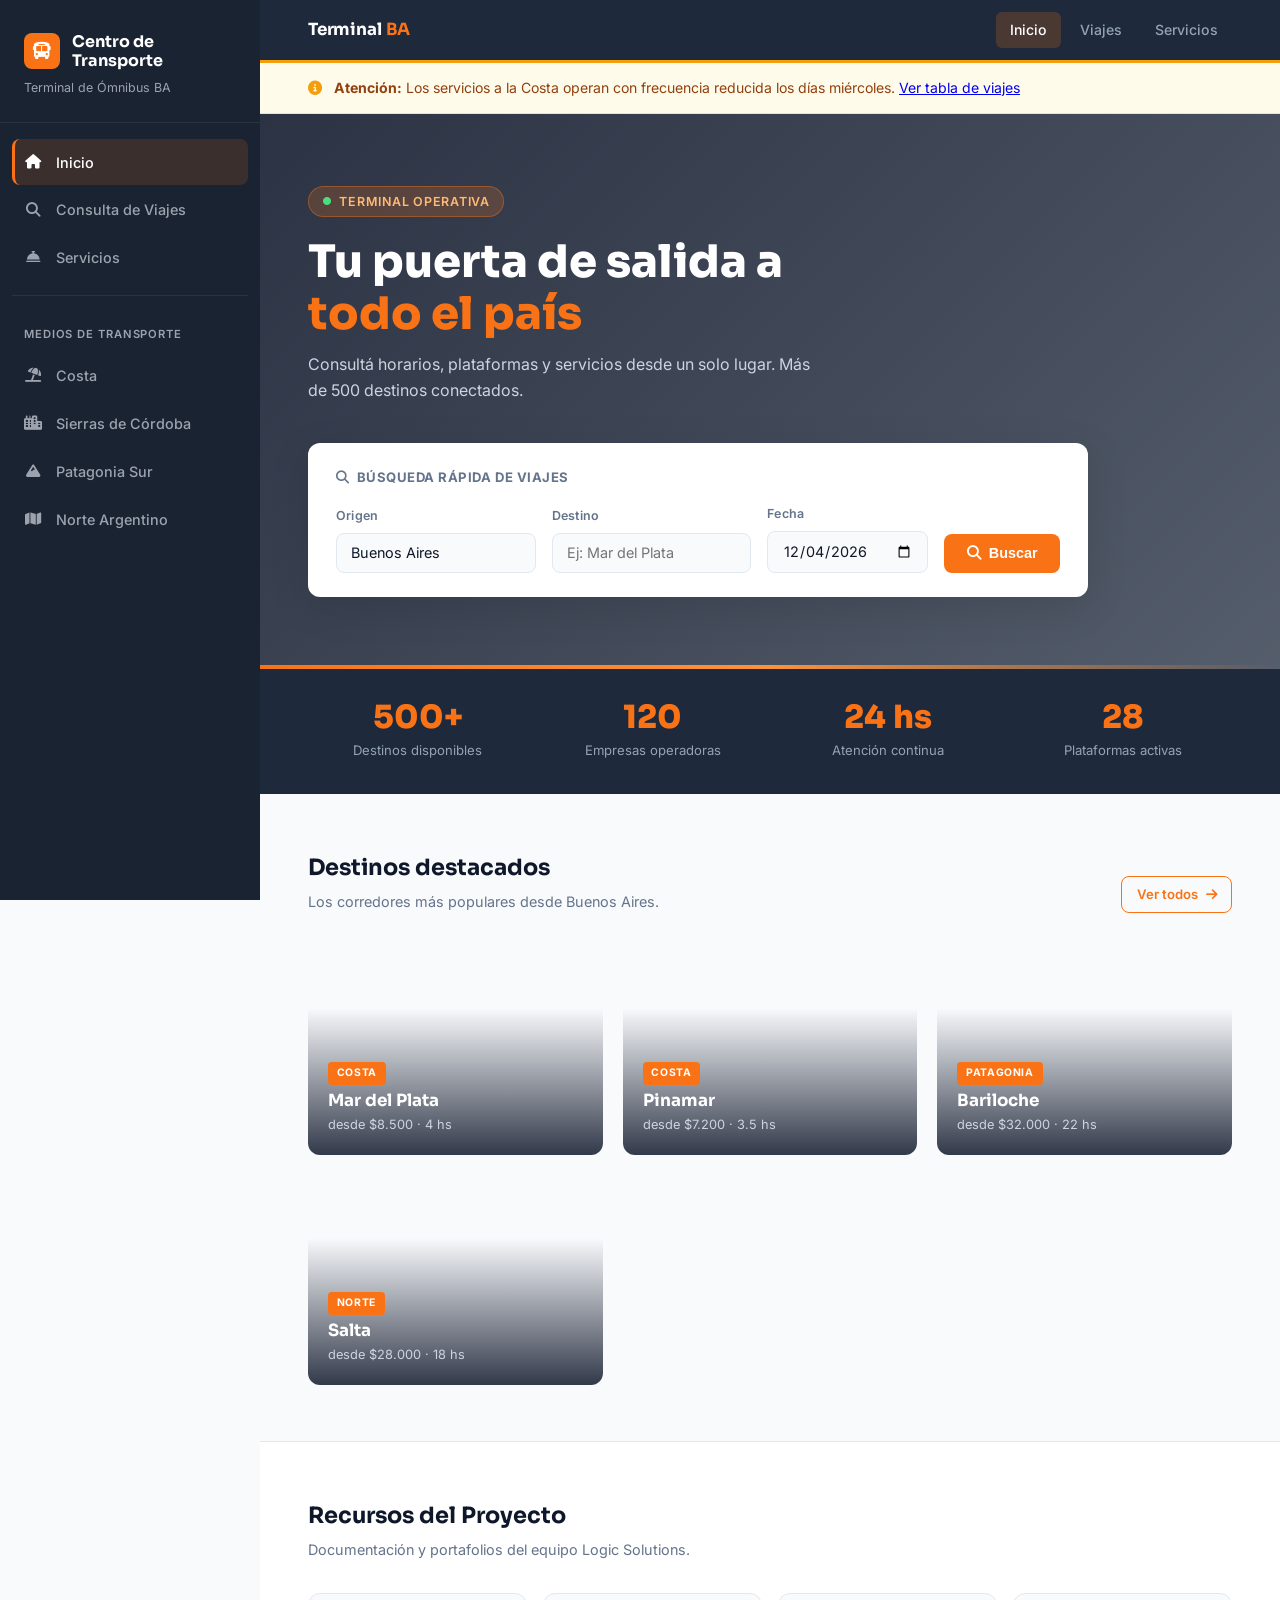
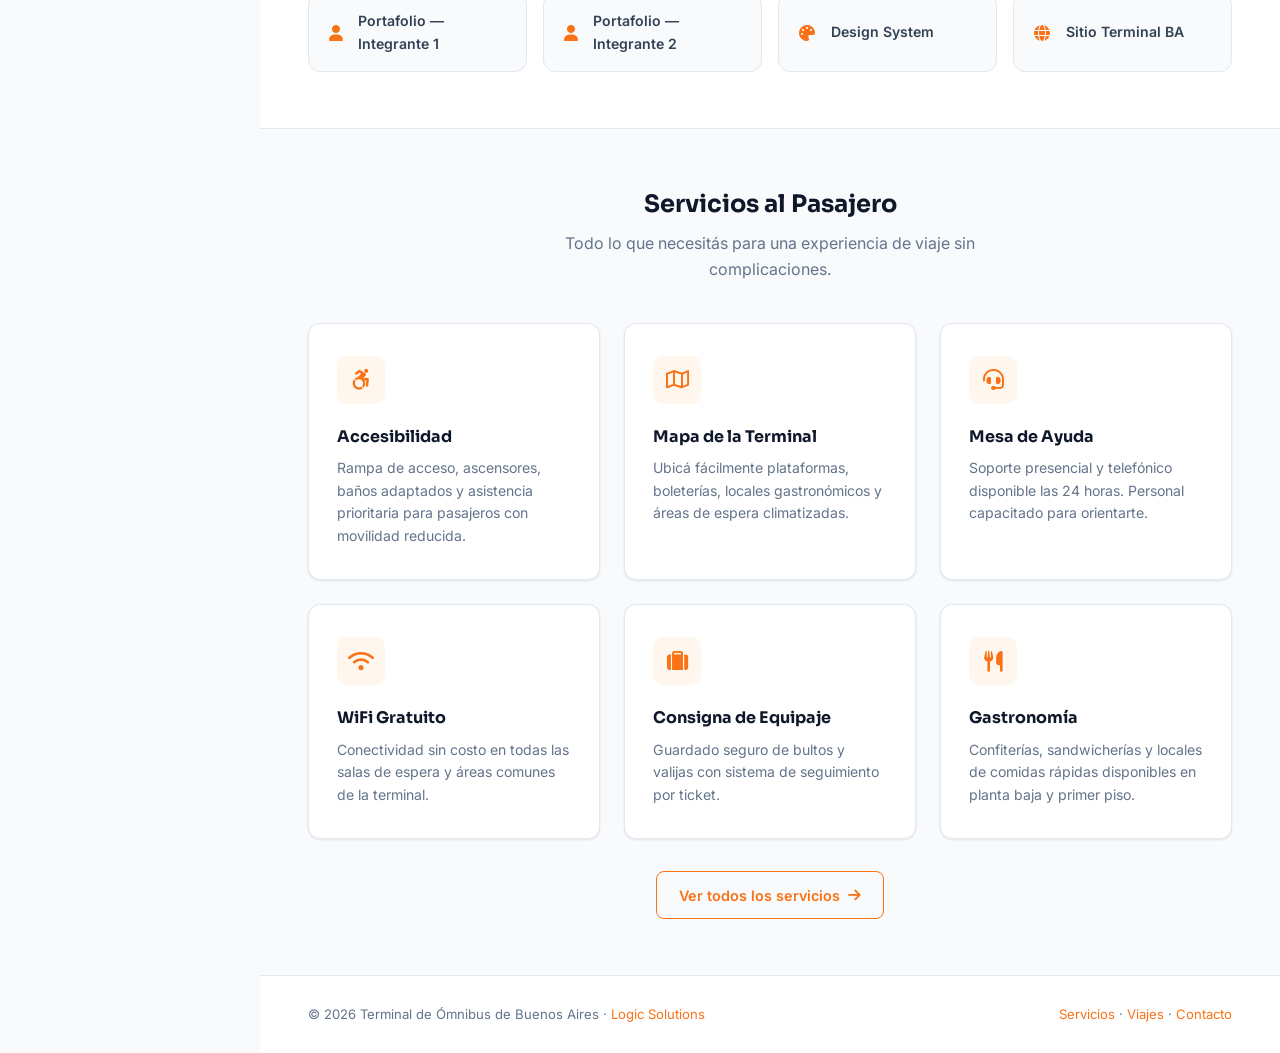
<file: index.html>
<!DOCTYPE html>
<html lang="es">
<head>
    <meta charset="UTF-8">
    <meta name="viewport" content="width=device-width, initial-scale=1.0">
    <title>Inicio | Terminal de Ómnibus BA</title>
    <link rel="stylesheet" href="./styles/styles.css">
    <link rel="stylesheet" href="https://cdnjs.cloudflare.com/ajax/libs/font-awesome/6.4.0/css/all.min.css">
</head>
<body>
<div class="app-container">

    <!-- SIDEBAR -->
    <aside class="sidebar">
        <div class="sidebar-header">
            <div class="sidebar-logo">
                <div class="sidebar-logo-icon"><i class="fa-solid fa-bus"></i></div>
                <h2>Centro de Transporte</h2>
            </div>
            <p>Terminal de Ómnibus BA</p>
        </div>
        <nav class="sidebar-nav">
            <a href="index.html" class="active"><i class="fa-solid fa-house"></i> Inicio</a>
            <a href="viajes.html"><i class="fa-solid fa-magnifying-glass"></i> Consulta de Viajes</a>
            <a href="servicios.html"><i class="fa-solid fa-bell-concierge"></i> Servicios</a>
            <hr>
            <span class="nav-section-label">Medios de Transporte</span>
            <a href="https://trodriguez0123.github.io/Proyecto_final_individual/" target="_blank"><i class="fa-solid fa-umbrella-beach"></i> Costa</a>
            <a href="https://nmilagros.github.io/Proyecto_consultora_cordoba/" target="_blank"><i class="fa-solid fa-city"></i> Sierras de Córdoba</a>
            <a href="./transportes/sur.html"><i class="fa-solid fa-mountain"></i> Patagonia Sur</a>
            <a href="https://facundovogel.github.io/ProyectoTransporteNorte/"><i class="fa-solid fa-map"></i> Norte Argentino</a>
        </nav>
    </aside>

    <!-- MAIN -->
    <main class="main-content">

        <!-- TOPBAR -->
        <header class="topbar">
            <div class="topbar-brand"><h1>Terminal <span>BA</span></h1></div>
            <nav class="top-nav">
                <a href="index.html" class="active">Inicio</a>
                <a href="viajes.html">Viajes</a>
                <a href="servicios.html">Servicios</a>
            </nav>
        </header>

        <!-- AVISO -->
        <div class="aviso-bar">
            <i class="fa-solid fa-circle-info"></i>
            <span><strong>Atención:</strong> Los servicios a la Costa operan con frecuencia reducida los días miércoles. <a href="viajes.html">Ver tabla de viajes</a></span>
        </div>

        <!-- HERO -->
        <section class="hero-section">
            <div class="hero-overlay">
                <div class="hero-eyebrow"><i class="fa-solid fa-circle" style="font-size:0.5rem; color:#4ade80;"></i> Terminal operativa</div>
                <h2>Tu puerta de salida a<br><em>todo el país</em></h2>
                <p>Consultá horarios, plataformas y servicios desde un solo lugar. Más de 500 destinos conectados.</p>

                <div class="search-box">
                    <div class="search-box-title"><i class="fa-solid fa-magnifying-glass"></i> &nbsp;Búsqueda rápida de viajes</div>
                    <form id="form-busqueda" onsubmit="buscarViaje(event)">
                        <div class="input-group">
                            <label for="origen">Origen</label>
                            <input type="text" id="origen" placeholder="Buenos Aires" value="Buenos Aires">
                        </div>
                        <div class="input-group">
                            <label for="destino">Destino</label>
                            <input type="text" id="destino" placeholder="Ej: Mar del Plata">
                        </div>
                        <div class="input-group">
                            <label for="fecha">Fecha</label>
                            <input type="date" id="fecha">
                        </div>
                        <button type="submit" class="btn btn-primary">
                            <i class="fa-solid fa-search"></i> Buscar
                        </button>
                    </form>
                </div>
            </div>
        </section>

        <!-- STATS -->
        <div class="stats-bar">
            <div class="stat-item"><strong>500+</strong><span>Destinos disponibles</span></div>
            <div class="stat-item"><strong>120</strong><span>Empresas operadoras</span></div>
            <div class="stat-item"><strong>24 hs</strong><span>Atención continua</span></div>
            <div class="stat-item"><strong>28</strong><span>Plataformas activas</span></div>
        </div>

        <!-- DESTINOS DESTACADOS -->
        <section class="section">
            <div class="section-header">
                <div>
                    <h3>Destinos destacados</h3>
                    <p>Los corredores más populares desde Buenos Aires.</p>
                </div>
                <a href="viajes.html" class="btn btn-outline btn-sm">Ver todos <i class="fa-solid fa-arrow-right"></i></a>
            </div>

            <div class="cards-grid">
                <a href="https://trodriguez0123.github.io/Proyecto_final_individual/" target="_blank" class="destino-card" style="background-image: url('https://images.unsplash.com/photo-1507525428034-b723cf961d3e?auto=format&fit=crop&w=600&q=80')">
                    <div class="destino-card-body">
                        <span class="destino-card-badge">Costa</span>
                        <h4>Mar del Plata</h4>
                        <p>desde $8.500 · 4 hs</p>
                    </div>
                </a>
                <a href="https://trodriguez0123.github.io/Proyecto_final_individual/" target="_blank" class="destino-card" style="background-image: url('https://images.unsplash.com/photo-1596895111956-bf1cf0599ce5?auto=format&fit=crop&w=600&q=80')">
                    <div class="destino-card-body">
                        <span class="destino-card-badge">Costa</span>
                        <h4>Pinamar</h4>
                        <p>desde $7.200 · 3.5 hs</p>
                    </div>
                </a>
                <a href="./transportes/sur.html" class="destino-card" style="background-image: url('https://images.unsplash.com/photo-1508193638397-1c4234db14d8?auto=format&fit=crop&w=600&q=80')">
                    <div class="destino-card-body">
                        <span class="destino-card-badge">Patagonia</span>
                        <h4>Bariloche</h4>
                        <p>desde $32.000 · 22 hs</p>
                    </div>
                </a>
                <a href="https://facundovogel.github.io/ProyectoTransporteNorte/" target="_blank" class="destino-card" style="background-image: url('https://images.unsplash.com/photo-1574223025892-7d9d8c0c5b3e?auto=format&fit=crop&w=600&q=80')">
                    <div class="destino-card-body">
                        <span class="destino-card-badge">Norte</span>
                        <h4>Salta</h4>
                        <p>desde $28.000 · 18 hs</p>
                    </div>
                </a>
            </div>
        </section>

        <!-- RECURSOS DEL PROYECTO -->
        <section class="section recursos-section">
            <div class="section-header">
                <div>
                    <h3>Recursos del Proyecto</h3>
                    <p>Documentación y portafolios del equipo Logic Solutions.</p>
                </div>
            </div>
            <div class="recursos-grid">
                <a href="#" class="recurso-link"><i class="fa-solid fa-user"></i> Portafolio — Integrante 1</a>
                <a href="#" class="recurso-link"><i class="fa-solid fa-user"></i> Portafolio — Integrante 2</a>
                <a href="#" class="recurso-link"><i class="fa-solid fa-palette"></i> Design System</a>
                <a href="index.html" class="recurso-link"><i class="fa-solid fa-globe"></i> Sitio Terminal BA</a>
            </div>
        </section>

        <!-- SERVICIOS RÁPIDOS -->
        <section class="section" style="padding-top: 3.5rem;">
            <div class="text-center">
                <h3>Servicios al Pasajero</h3>
                <p>Todo lo que necesitás para una experiencia de viaje sin complicaciones.</p>
            </div>
            <div class="servicios-grid">
                <div class="servicio-card">
                    <div class="icon-circle"><i class="fa-brands fa-accessible-icon"></i></div>
                    <h4>Accesibilidad</h4>
                    <p>Rampa de acceso, ascensores, baños adaptados y asistencia prioritaria para pasajeros con movilidad reducida.</p>
                </div>
                <div class="servicio-card">
                    <div class="icon-circle"><i class="fa-regular fa-map"></i></div>
                    <h4>Mapa de la Terminal</h4>
                    <p>Ubicá fácilmente plataformas, boleterías, locales gastronómicos y áreas de espera climatizadas.</p>
                </div>
                <div class="servicio-card">
                    <div class="icon-circle"><i class="fa-solid fa-headset"></i></div>
                    <h4>Mesa de Ayuda</h4>
                    <p>Soporte presencial y telefónico disponible las 24 horas. Personal capacitado para orientarte.</p>
                </div>
                <div class="servicio-card">
                    <div class="icon-circle"><i class="fa-solid fa-wifi"></i></div>
                    <h4>WiFi Gratuito</h4>
                    <p>Conectividad sin costo en todas las salas de espera y áreas comunes de la terminal.</p>
                </div>
                <div class="servicio-card">
                    <div class="icon-circle"><i class="fa-solid fa-suitcase"></i></div>
                    <h4>Consigna de Equipaje</h4>
                    <p>Guardado seguro de bultos y valijas con sistema de seguimiento por ticket.</p>
                </div>
                <div class="servicio-card">
                    <div class="icon-circle"><i class="fa-solid fa-utensils"></i></div>
                    <h4>Gastronomía</h4>
                    <p>Confiterías, sandwicherías y locales de comidas rápidas disponibles en planta baja y primer piso.</p>
                </div>
            </div>
            <div style="text-align:center; margin-top:2rem;">
                <a href="servicios.html" class="btn btn-outline">Ver todos los servicios <i class="fa-solid fa-arrow-right"></i></a>
            </div>
        </section>

        <!-- FOOTER -->
        <footer>
            <span>© 2026 Terminal de Ómnibus de Buenos Aires · <a href="#">Logic Solutions</a></span>
            <span><a href="servicios.html">Servicios</a> · <a href="viajes.html">Viajes</a> · <a href="#">Contacto</a></span>
        </footer>
    </main>
</div>

<script>
    document.getElementById('fecha').valueAsDate = new Date();

    function buscarViaje(e) {
        e.preventDefault();
        const destino = document.getElementById('destino').value.trim();
        const fecha = document.getElementById('fecha').value;
        if (!destino) { alert('Por favor ingresá un destino.'); return; }
        window.location.href = `viajes.html?destino=${encodeURIComponent(destino)}&fecha=${fecha}`;
    }
</script>
</body>
</html>
</file>
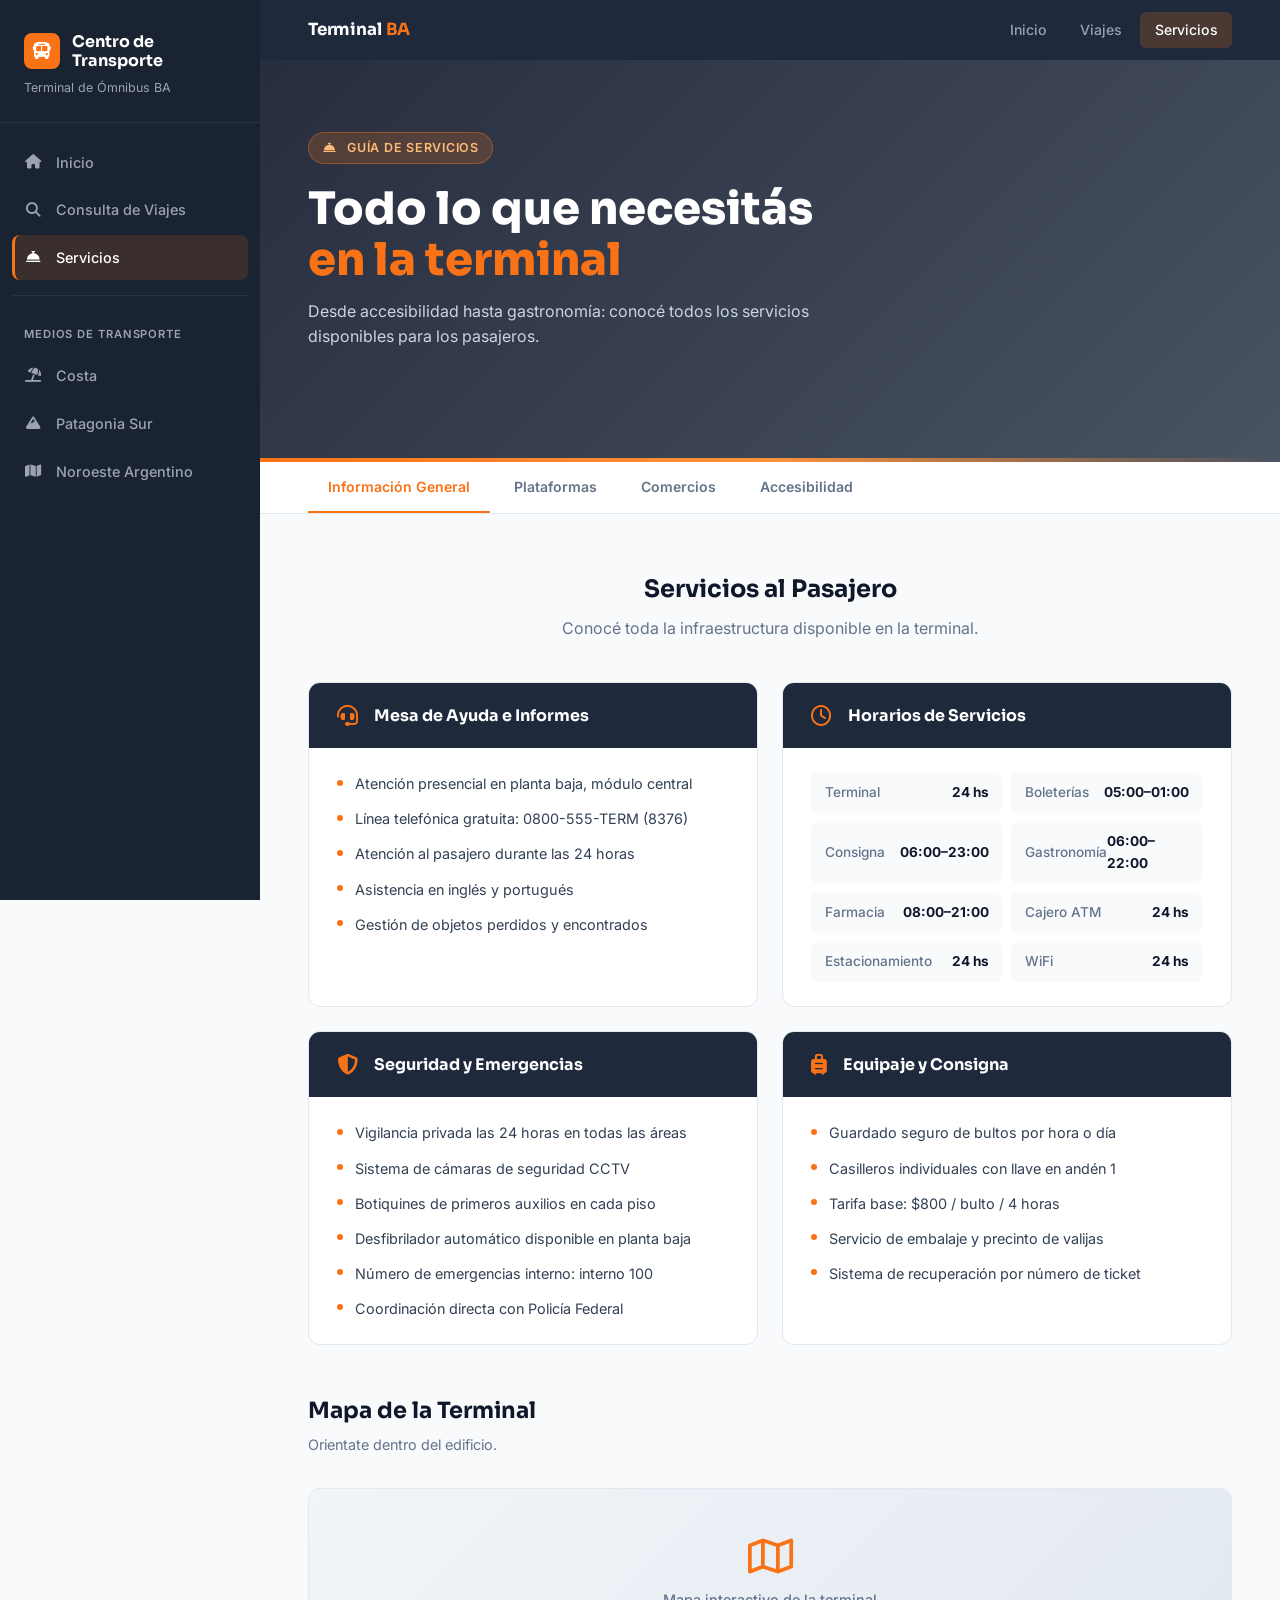
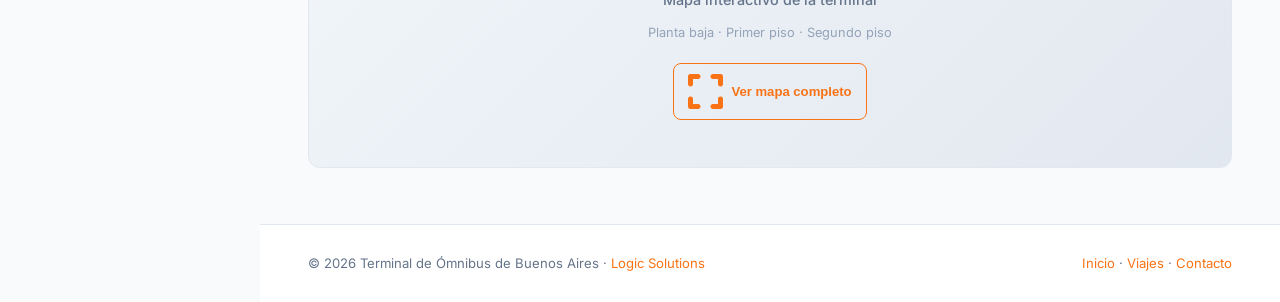
<file: servicios.html>
<!DOCTYPE html>
<html lang="es">
<head>
    <meta charset="UTF-8">
    <meta name="viewport" content="width=device-width, initial-scale=1.0">
    <title>Servicios | Terminal de Ómnibus BA</title>
    <link rel="stylesheet" href="./styles/styles.css">
    <link rel="stylesheet" href="https://cdnjs.cloudflare.com/ajax/libs/font-awesome/6.4.0/css/all.min.css">
</head>
<body>
<div class="app-container">

    <!-- SIDEBAR -->
    <aside class="sidebar">
        <div class="sidebar-header">
            <div class="sidebar-logo">
                <div class="sidebar-logo-icon"><i class="fa-solid fa-bus"></i></div>
                <h2>Centro de Transporte</h2>
            </div>
            <p>Terminal de Ómnibus BA</p>
        </div>
        <nav class="sidebar-nav">
            <a href="index.html"><i class="fa-solid fa-house"></i> Inicio</a>
            <a href="viajes.html"><i class="fa-solid fa-magnifying-glass"></i> Consulta de Viajes</a>
            <a href="servicios.html" class="active"><i class="fa-solid fa-bell-concierge"></i> Servicios</a>
            <hr>
            <span class="nav-section-label">Medios de Transporte</span>
            <a href="https://trodriguez0123.github.io/Proyecto_final_individual/" target="_blank"><i class="fa-solid fa-umbrella-beach"></i> Costa</a>
            <a href="./transportes/sur.html"><i class="fa-solid fa-mountain"></i> Patagonia Sur</a>
            <a href="./transportes/noroeste.html"><i class="fa-solid fa-map"></i> Noroeste Argentino</a>
        </nav>
    </aside>

    <!-- MAIN -->
    <main class="main-content">

        <!-- TOPBAR -->
        <header class="topbar">
            <div class="topbar-brand"><h1>Terminal <span>BA</span></h1></div>
            <nav class="top-nav">
                <a href="index.html">Inicio</a>
                <a href="viajes.html">Viajes</a>
                <a href="servicios.html" class="active">Servicios</a>
            </nav>
        </header>

        <!-- HERO SERVICIOS -->
        <section class="hero-section" style="background-image: linear-gradient(135deg, rgba(15,23,42,0.9) 0%, rgba(30,41,59,0.8) 100%), url('https://images.unsplash.com/photo-1587135991058-8816b028691f?auto=format&fit=crop&w=1400&q=80');">
            <div class="hero-overlay">
                <div class="hero-eyebrow"><i class="fa-solid fa-bell-concierge"></i> &nbsp;Guía de servicios</div>
                <h2>Todo lo que necesitás<br><em>en la terminal</em></h2>
                <p>Desde accesibilidad hasta gastronomía: conocé todos los servicios disponibles para los pasajeros.</p>
            </div>
        </section>

        <!-- TABS DE NAVEGACIÓN -->
        <div style="background:var(--bg-white); border-bottom:1px solid var(--border-color); padding: 0 3rem; display:flex; gap:0.25rem;">
            <button class="tab-btn active" onclick="mostrarTab('informacion')">Información General</button>
            <button class="tab-btn" onclick="mostrarTab('plataformas')">Plataformas</button>
            <button class="tab-btn" onclick="mostrarTab('comercios')">Comercios</button>
            <button class="tab-btn" onclick="mostrarTab('accesibilidad')">Accesibilidad</button>
        </div>

        <style>
        .tab-btn {
            background: none; border: none; cursor: pointer;
            padding: 1rem 1.25rem;
            font-size: 0.88rem; font-weight: 600;
            color: var(--text-gray);
            border-bottom: 2px solid transparent;
            transition: color 0.2s, border-color 0.2s;
            font-family: 'Inter', sans-serif;
        }
        .tab-btn.active { color: var(--orange-brand); border-bottom-color: var(--orange-brand); }
        .tab-btn:hover { color: var(--text-dark); }
        .tab-panel { display: none; }
        .tab-panel.active { display: block; }
        </style>

        <!-- PANEL: INFORMACIÓN GENERAL -->
        <div id="tab-informacion" class="tab-panel active">

            <section class="section">
                <div class="text-center">
                    <h3>Servicios al Pasajero</h3>
                    <p>Conocé toda la infraestructura disponible en la terminal.</p>
                </div>

                <div class="servicio-detalle">
                    <!-- Atención -->
                    <div class="servicio-detalle-card">
                        <div class="servicio-detalle-header">
                            <i class="fa-solid fa-headset"></i>
                            <h4>Mesa de Ayuda e Informes</h4>
                        </div>
                        <div class="servicio-detalle-body">
                            <ul class="servicio-lista">
                                <li>Atención presencial en planta baja, módulo central</li>
                                <li>Línea telefónica gratuita: 0800-555-TERM (8376)</li>
                                <li>Atención al pasajero durante las 24 horas</li>
                                <li>Asistencia en inglés y portugués</li>
                                <li>Gestión de objetos perdidos y encontrados</li>
                            </ul>
                        </div>
                    </div>

                    <!-- Horarios -->
                    <div class="servicio-detalle-card">
                        <div class="servicio-detalle-header">
                            <i class="fa-regular fa-clock"></i>
                            <h4>Horarios de Servicios</h4>
                        </div>
                        <div class="servicio-detalle-body">
                            <div class="horario-grid">
                                <div class="horario-item"><span>Terminal</span><span>24 hs</span></div>
                                <div class="horario-item"><span>Boleterías</span><span>05:00–01:00</span></div>
                                <div class="horario-item"><span>Consigna</span><span>06:00–23:00</span></div>
                                <div class="horario-item"><span>Gastronomía</span><span>06:00–22:00</span></div>
                                <div class="horario-item"><span>Farmacia</span><span>08:00–21:00</span></div>
                                <div class="horario-item"><span>Cajero ATM</span><span>24 hs</span></div>
                                <div class="horario-item"><span>Estacionamiento</span><span>24 hs</span></div>
                                <div class="horario-item"><span>WiFi</span><span>24 hs</span></div>
                            </div>
                        </div>
                    </div>

                    <!-- Seguridad -->
                    <div class="servicio-detalle-card">
                        <div class="servicio-detalle-header">
                            <i class="fa-solid fa-shield-halved"></i>
                            <h4>Seguridad y Emergencias</h4>
                        </div>
                        <div class="servicio-detalle-body">
                            <ul class="servicio-lista">
                                <li>Vigilancia privada las 24 horas en todas las áreas</li>
                                <li>Sistema de cámaras de seguridad CCTV</li>
                                <li>Botiquines de primeros auxilios en cada piso</li>
                                <li>Desfibrilador automático disponible en planta baja</li>
                                <li>Número de emergencias interno: interno 100</li>
                                <li>Coordinación directa con Policía Federal</li>
                            </ul>
                        </div>
                    </div>

                    <!-- Equipaje -->
                    <div class="servicio-detalle-card">
                        <div class="servicio-detalle-header">
                            <i class="fa-solid fa-suitcase-rolling"></i>
                            <h4>Equipaje y Consigna</h4>
                        </div>
                        <div class="servicio-detalle-body">
                            <ul class="servicio-lista">
                                <li>Guardado seguro de bultos por hora o día</li>
                                <li>Casilleros individuales con llave en andén 1</li>
                                <li>Tarifa base: $800 / bulto / 4 horas</li>
                                <li>Servicio de embalaje y precinto de valijas</li>
                                <li>Sistema de recuperación por número de ticket</li>
                            </ul>
                        </div>
                    </div>
                </div>

                <!-- Mapa de la terminal -->
                <div class="section-header" style="margin-top:1rem;">
                    <div>
                        <h3>Mapa de la Terminal</h3>
                        <p>Orientate dentro del edificio.</p>
                    </div>
                </div>
                <div class="mapa-placeholder">
                    <i class="fa-regular fa-map"></i>
                    <p>Mapa interactivo de la terminal</p>
                    <span style="font-size:0.8rem; color:#94a3b8;">Planta baja · Primer piso · Segundo piso</span>
                    <button class="btn btn-outline btn-sm" style="margin-top:0.5rem;" onclick="alert('El mapa interactivo estará disponible próximamente.')">
                        <i class="fa-solid fa-expand"></i> Ver mapa completo
                    </button>
                </div>
            </section>
        </div>

        <!-- PANEL: PLATAFORMAS -->
        <div id="tab-plataformas" class="tab-panel">
            <section class="section">
                <div class="text-center">
                    <h3>Plataformas de Embarque</h3>
                    <p>28 plataformas organizadas por corredor geográfico.</p>
                </div>

                <div class="section-header">
                    <div><h3 style="font-size:1rem; color:var(--text-gray);">Costa — Plataformas 1 al 8</h3></div>
                </div>
                <div class="plataformas-grid" style="margin-bottom:2rem;">
                    <div class="plataforma-card"><div class="plataforma-numero">1</div><h5>Plataforma 1</h5><p>Mar del Plata Norte</p></div>
                    <div class="plataforma-card"><div class="plataforma-numero">2</div><h5>Plataforma 2</h5><p>Mar del Plata Sur</p></div>
                    <div class="plataforma-card"><div class="plataforma-numero">3</div><h5>Plataforma 3</h5><p>Necochea / Quequén</p></div>
                    <div class="plataforma-card"><div class="plataforma-numero">4</div><h5>Plataforma 4</h5><p>Miramar / Gesell</p></div>
                    <div class="plataforma-card"><div class="plataforma-numero">5</div><h5>Plataforma 5</h5><p>Pinamar / Cariló</p></div>
                    <div class="plataforma-card"><div class="plataforma-numero">6</div><h5>Plataforma 6</h5><p>San Clemente / Madariaga</p></div>
                    <div class="plataforma-card"><div class="plataforma-numero">7</div><h5>Plataforma 7</h5><p>Reserva / Cancelaciones</p></div>
                    <div class="plataforma-card"><div class="plataforma-numero">8</div><h5>Plataforma 8</h5><p>Destinos varios costa</p></div>
                </div>

                <div class="section-header">
                    <div><h3 style="font-size:1rem; color:var(--text-gray);">Centro / Cuyo / Norte — Plataformas 9 al 18</h3></div>
                </div>
                <div class="plataformas-grid" style="margin-bottom:2rem;">
                    <div class="plataforma-card"><div class="plataforma-numero">9</div><h5>Plataforma 9</h5><p>Córdoba / Río Cuarto</p></div>
                    <div class="plataforma-card"><div class="plataforma-numero">10</div><h5>Plataforma 10</h5><p>Rosario / Santa Fe</p></div>
                    <div class="plataforma-card"><div class="plataforma-numero">11</div><h5>Plataforma 11</h5><p>Bahía Blanca</p></div>
                    <div class="plataforma-card"><div class="plataforma-numero">12</div><h5>Plataforma 12</h5><p>Santa Rosa / La Pampa</p></div>
                    <div class="plataforma-card"><div class="plataforma-numero">13</div><h5>Plataforma 13</h5><p>San Luis / Mendoza</p></div>
                    <div class="plataforma-card"><div class="plataforma-numero">14</div><h5>Plataforma 14</h5><p>San Juan / La Rioja</p></div>
                </div>

                <div class="section-header">
                    <div><h3 style="font-size:1rem; color:var(--text-gray);">Patagonia / NOA — Plataformas 15 al 28</h3></div>
                </div>
                <div class="plataformas-grid">
                    <div class="plataforma-card"><div class="plataforma-numero">15</div><h5>Plataforma 15</h5><p>Bariloche / Neuquén</p></div>
                    <div class="plataforma-card"><div class="plataforma-numero">16</div><h5>Plataforma 16</h5><p>Puerto Madryn / Chubut</p></div>
                    <div class="plataforma-card"><div class="plataforma-numero">17</div><h5>Plataforma 17</h5><p>Río Gallegos / Ushuaia</p></div>
                    <div class="plataforma-card"><div class="plataforma-numero">18</div><h5>Plataforma 18</h5><p>Comodoro Rivadavia</p></div>
                    <div class="plataforma-card"><div class="plataforma-numero">21</div><h5>Plataforma 21</h5><p>Tucumán / Catamarca</p></div>
                    <div class="plataforma-card"><div class="plataforma-numero">22</div><h5>Plataforma 22</h5><p>Salta</p></div>
                    <div class="plataforma-card"><div class="plataforma-numero">23</div><h5>Plataforma 23</h5><p>Jujuy / Purmamarca</p></div>
                    <div class="plataforma-card"><div class="plataforma-numero">28</div><h5>Plataforma 28</h5><p>Internacional</p></div>
                </div>
            </section>
        </div>

        <!-- PANEL: COMERCIOS -->
        <div id="tab-comercios" class="tab-panel">
            <section class="section">
                <div class="text-center">
                    <h3>Comercios y Gastronomía</h3>
                    <p>Tiendas, cafeterías y restaurantes en la terminal.</p>
                </div>
                <div class="servicios-grid">
                    <div class="servicio-card">
                        <div class="icon-circle"><i class="fa-solid fa-mug-hot"></i></div>
                        <h4>Café Termini</h4>
                        <p>Planta baja · Cafetería y pastelería. Desayunos, almuerzos y meriendas. Lunes a domingo 06:00–22:00.</p>
                    </div>
                    <div class="servicio-card">
                        <div class="icon-circle"><i class="fa-solid fa-burger"></i></div>
                        <h4>Fast Food Andén</h4>
                        <p>Primer piso · Sándwiches, empanadas y minutas. Atención rápida para viajeros con poco tiempo.</p>
                    </div>
                    <div class="servicio-card">
                        <div class="icon-circle"><i class="fa-solid fa-pills"></i></div>
                        <h4>Farmacia del Viajero</h4>
                        <p>Planta baja · Medicamentos, artículos de viaje y primeros auxilios. Lunes a sábado 08:00–21:00.</p>
                    </div>
                    <div class="servicio-card">
                        <div class="icon-circle"><i class="fa-solid fa-book-open"></i></div>
                        <h4>Librería y Kiosco</h4>
                        <p>Planta baja · Revistas, libros, snacks y artículos de viaje. Apertura 05:30 todos los días.</p>
                    </div>
                    <div class="servicio-card">
                        <div class="icon-circle"><i class="fa-solid fa-money-bill-wave"></i></div>
                        <h4>Cajeros ATM</h4>
                        <p>Disponibles en planta baja (×3) y primer piso (×2). Distintas redes bancarias disponibles.</p>
                    </div>
                    <div class="servicio-card">
                        <div class="icon-circle"><i class="fa-solid fa-sim-card"></i></div>
                        <h4>Centro de Servicios</h4>
                        <p>Venta de carga de celulares, artículos de tecnología y accesorios para el viaje.</p>
                    </div>
                </div>
            </section>
        </div>

        <!-- PANEL: ACCESIBILIDAD -->
        <div id="tab-accesibilidad" class="tab-panel">
            <section class="section">
                <div class="text-center">
                    <h3>Accesibilidad Universal</h3>
                    <p>La terminal está preparada para recibir a todos los pasajeros.</p>
                </div>

                <div class="servicio-detalle">
                    <div class="servicio-detalle-card">
                        <div class="servicio-detalle-header">
                            <i class="fa-brands fa-accessible-icon"></i>
                            <h4>Movilidad Reducida</h4>
                        </div>
                        <div class="servicio-detalle-body">
                            <ul class="servicio-lista">
                                <li>Rampas de acceso en todos los ingresos</li>
                                <li>Ascensores en todos los pisos (capacidad 8 personas)</li>
                                <li>Baños adaptados en planta baja y primer piso</li>
                                <li>Asistencia con sillas de ruedas sin cargo</li>
                                <li>Estacionamiento preferencial en playa cubierta</li>
                                <li>Plataformas con acceso nivelado al vehículo</li>
                            </ul>
                        </div>
                    </div>

                    <div class="servicio-detalle-card">
                        <div class="servicio-detalle-header">
                            <i class="fa-solid fa-ear-deaf"></i>
                            <h4>Discapacidad Auditiva y Visual</h4>
                        </div>
                        <div class="servicio-detalle-body">
                            <ul class="servicio-lista">
                                <li>Pantallas de información visual en todos los andenes</li>
                                <li>Sistema de audio en todas las áreas de espera</li>
                                <li>Señalética en Braille en botoneras de ascensores</li>
                                <li>Intérpretes de lengua de señas disponibles a solicitud</li>
                                <li>Piso podotáctil de guía desde ingreso a plataformas</li>
                            </ul>
                        </div>
                    </div>

                    <div class="servicio-detalle-card">
                        <div class="servicio-detalle-header">
                            <i class="fa-solid fa-baby"></i>
                            <h4>Familias con Niños</h4>
                        </div>
                        <div class="servicio-detalle-body">
                            <ul class="servicio-lista">
                                <li>Sala de lactancia climatizada en primer piso</li>
                                <li>Cambiadores en todos los baños</li>
                                <li>Zona de juegos infantiles supervisada</li>
                                <li>Prioridad de embarque para familias con menores</li>
                                <li>Asientos preferenciales reservados en sala de espera</li>
                            </ul>
                        </div>
                    </div>

                    <div class="servicio-detalle-card">
                        <div class="servicio-detalle-header">
                            <i class="fa-solid fa-dog"></i>
                            <h4>Mascotas</h4>
                        </div>
                        <div class="servicio-detalle-body">
                            <ul class="servicio-lista">
                                <li>Área peatonal para mascotas en exterior (zona verde)</li>
                                <li>Bebederos de agua disponibles en acceso principal</li>
                                <li>Consultar con cada empresa la política de transporte de mascotas</li>
                                <li>Bolsas higiénicas disponibles en kiosco de planta baja</li>
                            </ul>
                        </div>
                    </div>
                </div>
            </section>
        </div>

        <!-- FOOTER -->
        <footer>
            <span>© 2026 Terminal de Ómnibus de Buenos Aires · <a href="#">Logic Solutions</a></span>
            <span><a href="index.html">Inicio</a> · <a href="viajes.html">Viajes</a> · <a href="#">Contacto</a></span>
        </footer>
    </main>
</div>

<script>
function mostrarTab(id) {
    document.querySelectorAll('.tab-panel').forEach(p => p.classList.remove('active'));
    document.querySelectorAll('.tab-btn').forEach(b => b.classList.remove('active'));
    document.getElementById('tab-' + id).classList.add('active');
    event.target.classList.add('active');
}
</script>
</body>
</html>
</file>
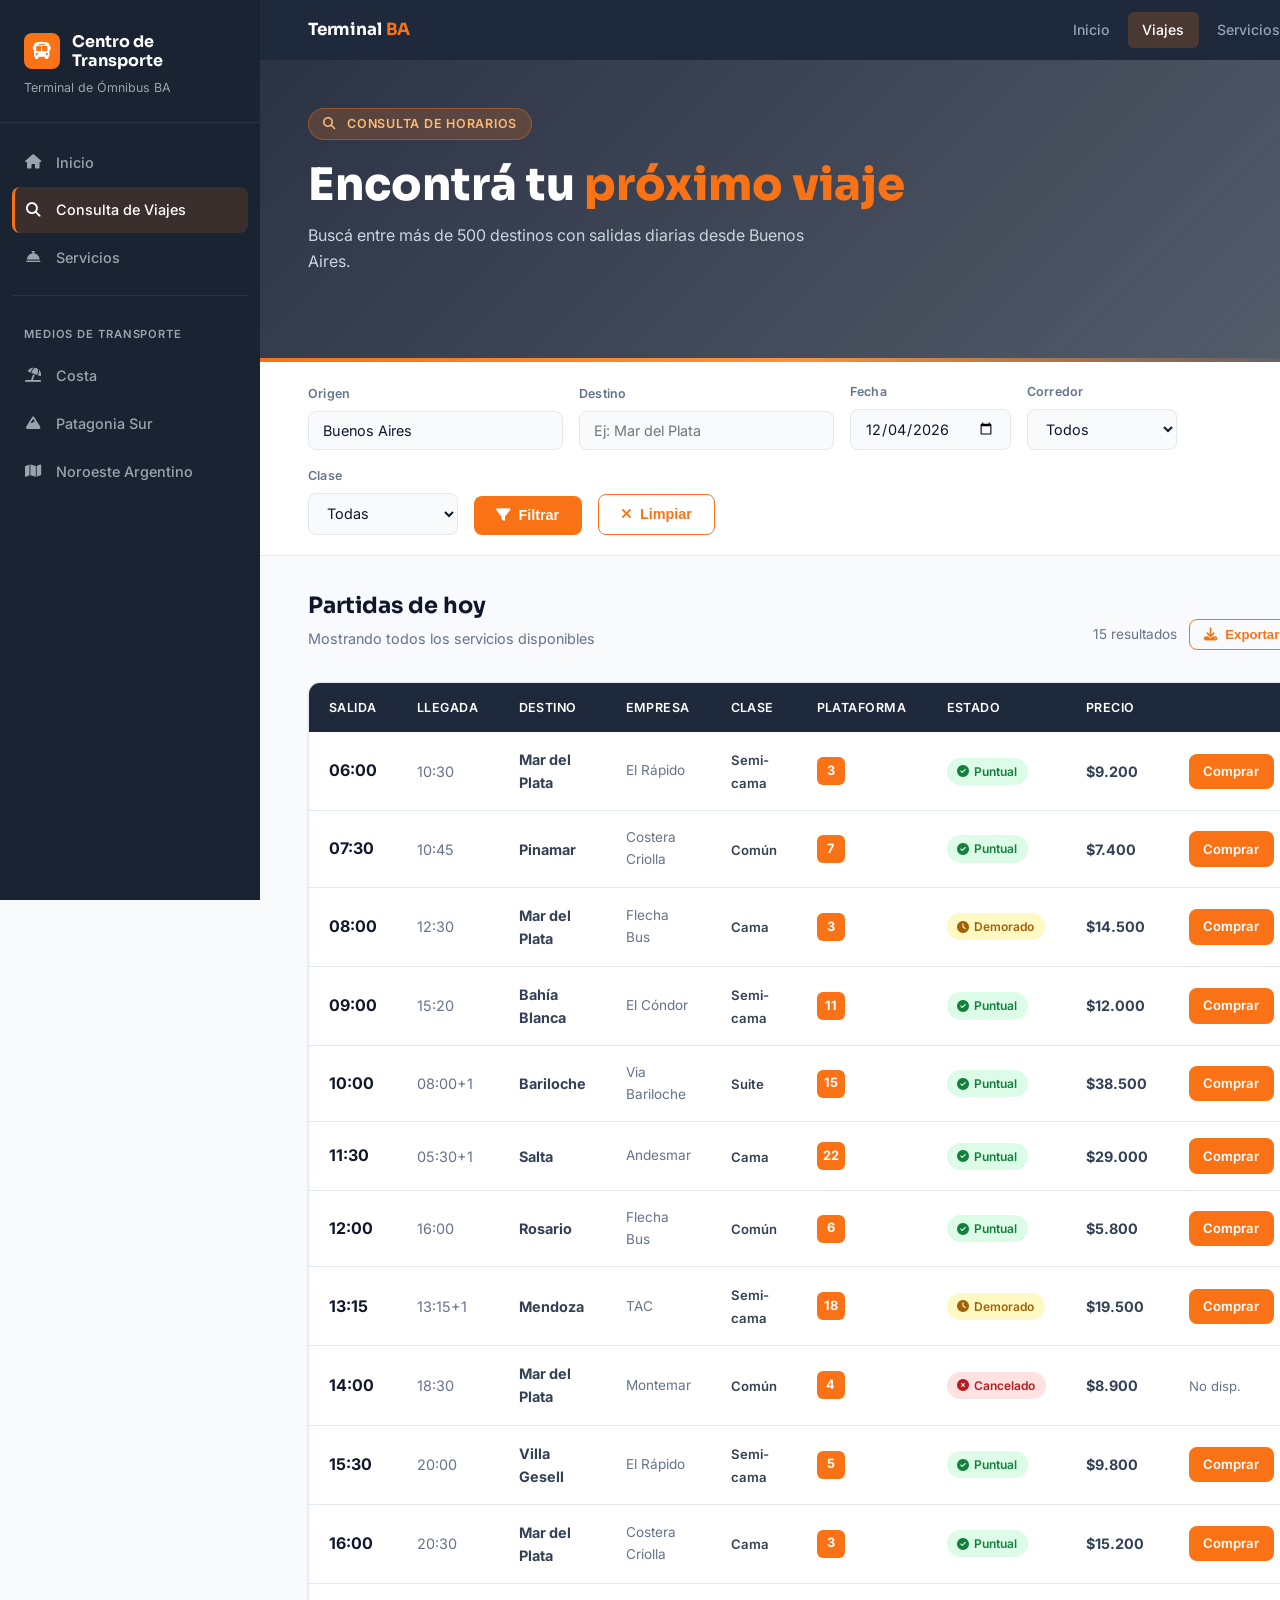
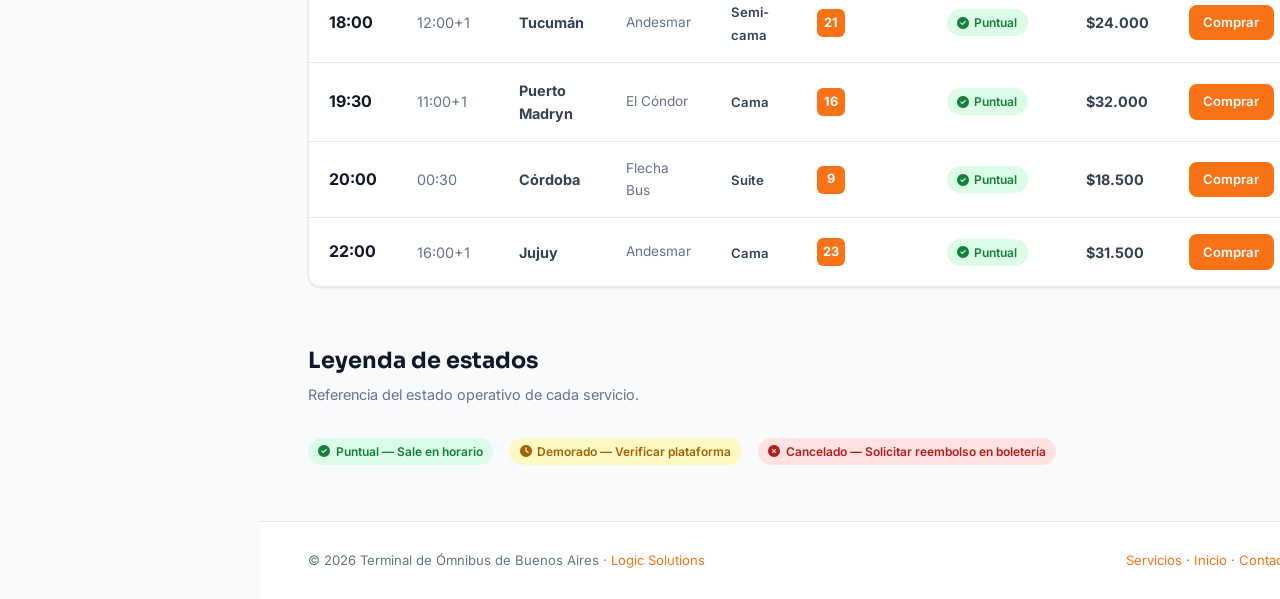
<file: viajes.html>
<!DOCTYPE html>
<html lang="es">
<head>
    <meta charset="UTF-8">
    <meta name="viewport" content="width=device-width, initial-scale=1.0">
    <title>Consulta de Viajes | Terminal de Ómnibus BA</title>
    <link rel="stylesheet" href="./styles/styles.css">
    <link rel="stylesheet" href="https://cdnjs.cloudflare.com/ajax/libs/font-awesome/6.4.0/css/all.min.css">
</head>
<body>
<div class="app-container">

    <!-- SIDEBAR -->
    <aside class="sidebar">
        <div class="sidebar-header">
            <div class="sidebar-logo">
                <div class="sidebar-logo-icon"><i class="fa-solid fa-bus"></i></div>
                <h2>Centro de Transporte</h2>
            </div>
            <p>Terminal de Ómnibus BA</p>
        </div>
        <nav class="sidebar-nav">
            <a href="index.html"><i class="fa-solid fa-house"></i> Inicio</a>
            <a href="viajes.html" class="active"><i class="fa-solid fa-magnifying-glass"></i> Consulta de Viajes</a>
            <a href="servicios.html"><i class="fa-solid fa-bell-concierge"></i> Servicios</a>
            <hr>
            <span class="nav-section-label">Medios de Transporte</span>
            <a href="https://trodriguez0123.github.io/Proyecto_final_individual/" target="_blank"><i class="fa-solid fa-umbrella-beach"></i> Costa</a>
            <a href="./transportes/sur.html"><i class="fa-solid fa-mountain"></i> Patagonia Sur</a>
            <a href="./transportes/noroeste.html"><i class="fa-solid fa-map"></i> Noroeste Argentino</a>
        </nav>
    </aside>

    <!-- MAIN -->
    <main class="main-content">

        <!-- TOPBAR -->
        <header class="topbar">
            <div class="topbar-brand"><h1>Terminal <span>BA</span></h1></div>
            <nav class="top-nav">
                <a href="index.html">Inicio</a>
                <a href="viajes.html" class="active">Viajes</a>
                <a href="servicios.html">Servicios</a>
            </nav>
        </header>

        <!-- HERO VIAJES -->
        <section class="hero-section" style="padding: 3rem;">
            <div class="hero-overlay">
                <div class="hero-eyebrow"><i class="fa-solid fa-magnifying-glass"></i> &nbsp;Consulta de horarios</div>
                <h2>Encontrá tu <em>próximo viaje</em></h2>
                <p>Buscá entre más de 500 destinos con salidas diarias desde Buenos Aires.</p>
            </div>
        </section>

        <!-- FILTROS -->
        <div class="filtros-bar">
            <div class="input-group">
                <label for="f-origen">Origen</label>
                <input type="text" id="f-origen" placeholder="Buenos Aires" value="Buenos Aires">
            </div>
            <div class="input-group">
                <label for="f-destino">Destino</label>
                <input type="text" id="f-destino" placeholder="Ej: Mar del Plata">
            </div>
            <div class="input-group">
                <label for="f-fecha">Fecha</label>
                <input type="date" id="f-fecha">
            </div>
            <div class="input-group">
                <label for="f-corredor">Corredor</label>
                <select id="f-corredor">
                    <option value="">Todos</option>
                    <option value="costa">Costa</option>
                    <option value="sur">Patagonia</option>
                    <option value="noroeste">Noroeste</option>
                    <option value="cuyo">Cuyo</option>
                    <option value="centro">Centro</option>
                </select>
            </div>
            <div class="input-group">
                <label for="f-clase">Clase</label>
                <select id="f-clase">
                    <option value="">Todas</option>
                    <option value="comun">Común</option>
                    <option value="semi">Semi-cama</option>
                    <option value="cama">Cama</option>
                    <option value="suite">Suite</option>
                </select>
            </div>
            <button class="btn btn-primary" onclick="filtrarViajes()">
                <i class="fa-solid fa-filter"></i> Filtrar
            </button>
            <button class="btn btn-outline" onclick="limpiarFiltros()">
                <i class="fa-solid fa-xmark"></i> Limpiar
            </button>
        </div>

        <!-- TABLA DE RESULTADOS -->
        <section class="section" style="padding-top: 2rem;">
            <div class="section-header">
                <div>
                    <h3 id="tabla-titulo">Partidas de hoy</h3>
                    <p id="tabla-subtitulo">Mostrando todos los servicios disponibles</p>
                </div>
                <div style="display:flex; gap:0.75rem; align-items:center;">
                    <span id="resultado-count" style="font-size:0.85rem; color:var(--text-gray);"></span>
                    <button class="btn btn-outline btn-sm" onclick="exportar()">
                        <i class="fa-solid fa-download"></i> Exportar
                    </button>
                </div>
            </div>

            <div class="tabla-wrapper">
                <table id="tabla-viajes">
                    <thead>
                        <tr>
                            <th>Salida</th>
                            <th>Llegada</th>
                            <th>Destino</th>
                            <th>Empresa</th>
                            <th>Clase</th>
                            <th>Plataforma</th>
                            <th>Estado</th>
                            <th>Precio</th>
                            <th></th>
                        </tr>
                    </thead>
                    <tbody id="tabla-body">
                        <!-- JS renderiza aquí -->
                    </tbody>
                </table>
                <div id="empty-state" class="empty-state" style="display:none;">
                    <i class="fa-solid fa-bus-simple"></i>
                    <h4>No se encontraron viajes</h4>
                    <p>Probá con otro destino o fecha.</p>
                </div>
            </div>
        </section>

        <!-- INFO ADICIONAL -->
        <section class="section" style="padding-top: 0;">
            <div class="section-header">
                <div>
                    <h3>Leyenda de estados</h3>
                    <p>Referencia del estado operativo de cada servicio.</p>
                </div>
            </div>
            <div style="display:flex; gap:1rem; flex-wrap:wrap;">
                <span class="badge-estado badge-puntual"><i class="fa-solid fa-circle-check"></i> Puntual — Sale en horario</span>
                <span class="badge-estado badge-demorado"><i class="fa-solid fa-clock"></i> Demorado — Verificar plataforma</span>
                <span class="badge-estado badge-cancelado"><i class="fa-solid fa-circle-xmark"></i> Cancelado — Solicitar reembolso en boletería</span>
            </div>
        </section>

        <!-- FOOTER -->
        <footer>
            <span>© 2026 Terminal de Ómnibus de Buenos Aires · <a href="#">Logic Solutions</a></span>
            <span><a href="servicios.html">Servicios</a> · <a href="index.html">Inicio</a> · <a href="#">Contacto</a></span>
        </footer>
    </main>
</div>

<script>
// ---- DATOS DE EJEMPLO ----
const VIAJES = [
    { id:1, salida:'06:00', llegada:'10:30', destino:'Mar del Plata', empresa:'El Rápido', clase:'Semi-cama', corredor:'costa', plataforma:'3', estado:'puntual', precio:9200 },
    { id:2, salida:'07:30', llegada:'10:45', destino:'Pinamar', empresa:'Costera Criolla', clase:'Común', corredor:'costa', plataforma:'7', estado:'puntual', precio:7400 },
    { id:3, salida:'08:00', llegada:'12:30', destino:'Mar del Plata', empresa:'Flecha Bus', clase:'Cama', corredor:'costa', plataforma:'3', estado:'demorado', precio:14500 },
    { id:4, salida:'09:00', llegada:'15:20', destino:'Bahía Blanca', empresa:'El Cóndor', clase:'Semi-cama', corredor:'sur', plataforma:'11', estado:'puntual', precio:12000 },
    { id:5, salida:'10:00', llegada:'08:00+1', destino:'Bariloche', empresa:'Via Bariloche', clase:'Suite', corredor:'sur', plataforma:'15', estado:'puntual', precio:38500 },
    { id:6, salida:'11:30', llegada:'05:30+1', destino:'Salta', empresa:'Andesmar', clase:'Cama', corredor:'noroeste', plataforma:'22', estado:'puntual', precio:29000 },
    { id:7, salida:'12:00', llegada:'16:00', destino:'Rosario', empresa:'Flecha Bus', clase:'Común', corredor:'centro', plataforma:'6', estado:'puntual', precio:5800 },
    { id:8, salida:'13:15', llegada:'13:15+1', destino:'Mendoza', empresa:'TAC', clase:'Semi-cama', corredor:'cuyo', plataforma:'18', estado:'demorado', precio:19500 },
    { id:9, salida:'14:00', llegada:'18:30', destino:'Mar del Plata', empresa:'Montemar', clase:'Común', corredor:'costa', plataforma:'4', estado:'cancelado', precio:8900 },
    { id:10, salida:'15:30', llegada:'20:00', destino:'Villa Gesell', empresa:'El Rápido', clase:'Semi-cama', corredor:'costa', plataforma:'5', estado:'puntual', precio:9800 },
    { id:11, salida:'16:00', llegada:'20:30', destino:'Mar del Plata', empresa:'Costera Criolla', clase:'Cama', corredor:'costa', plataforma:'3', estado:'puntual', precio:15200 },
    { id:12, salida:'18:00', llegada:'12:00+1', destino:'Tucumán', empresa:'Andesmar', clase:'Semi-cama', corredor:'noroeste', plataforma:'21', estado:'puntual', precio:24000 },
    { id:13, salida:'19:30', llegada:'11:00+1', destino:'Puerto Madryn', empresa:'El Cóndor', clase:'Cama', corredor:'sur', plataforma:'16', estado:'puntual', precio:32000 },
    { id:14, salida:'20:00', llegada:'00:30', destino:'Córdoba', empresa:'Flecha Bus', clase:'Suite', corredor:'centro', plataforma:'9', estado:'puntual', precio:18500 },
    { id:15, salida:'22:00', llegada:'16:00+1', destino:'Jujuy', empresa:'Andesmar', clase:'Cama', corredor:'noroeste', plataforma:'23', estado:'puntual', precio:31500 },
];

let viajesFiltrados = [...VIAJES];

function estadoBadge(estado) {
    const map = {
        puntual: `<span class="badge-estado badge-puntual"><i class="fa-solid fa-circle-check"></i> Puntual</span>`,
        demorado: `<span class="badge-estado badge-demorado"><i class="fa-solid fa-clock"></i> Demorado</span>`,
        cancelado: `<span class="badge-estado badge-cancelado"><i class="fa-solid fa-circle-xmark"></i> Cancelado</span>`,
    };
    return map[estado] || estado;
}

function renderTabla(viajes) {
    const tbody = document.getElementById('tabla-body');
    const empty = document.getElementById('empty-state');
    document.getElementById('resultado-count').textContent = viajes.length + ' resultado' + (viajes.length !== 1 ? 's' : '');

    if (viajes.length === 0) {
        tbody.innerHTML = '';
        empty.style.display = 'block';
        return;
    }
    empty.style.display = 'none';

    tbody.innerHTML = viajes.map(v => `
        <tr>
            <td><span class="hora-salida">${v.salida}</span></td>
            <td style="color:var(--text-gray)">${v.llegada}</td>
            <td><strong>${v.destino}</strong></td>
            <td style="color:var(--text-gray); font-size:0.85rem;">${v.empresa}</td>
            <td><span style="font-size:0.82rem; font-weight:600; color:var(--text-mid)">${v.clase}</span></td>
            <td><span class="plataforma-num">${v.plataforma}</span></td>
            <td>${estadoBadge(v.estado)}</td>
            <td><strong>$${v.precio.toLocaleString('es-AR')}</strong></td>
            <td>${v.estado !== 'cancelado' ? `<a href="#" class="btn btn-primary btn-sm" onclick="comprar(event, ${v.id})">Comprar</a>` : '<span style="color:var(--text-gray);font-size:0.82rem">No disp.</span>'}</td>
        </tr>
    `).join('');
}

function filtrarViajes() {
    const destino = document.getElementById('f-destino').value.toLowerCase().trim();
    const corredor = document.getElementById('f-corredor').value;
    const clase = document.getElementById('f-clase').value;

    viajesFiltrados = VIAJES.filter(v => {
        const matchDestino = !destino || v.destino.toLowerCase().includes(destino);
        const matchCorredor = !corredor || v.corredor === corredor;
        const matchClase = !clase || v.clase.toLowerCase().replace('-', '') === clase.replace('-', '');
        return matchDestino && matchCorredor && matchClase;
    });

    const tit = destino ? `Viajes a "${destino.charAt(0).toUpperCase() + destino.slice(1)}"` : 'Todos los viajes';
    document.getElementById('tabla-titulo').textContent = tit;
    document.getElementById('tabla-subtitulo').textContent = `Fecha: ${document.getElementById('f-fecha').value || 'hoy'}`;

    renderTabla(viajesFiltrados);
}

function limpiarFiltros() {
    document.getElementById('f-destino').value = '';
    document.getElementById('f-corredor').value = '';
    document.getElementById('f-clase').value = '';
    document.getElementById('f-fecha').valueAsDate = new Date();
    document.getElementById('tabla-titulo').textContent = 'Partidas de hoy';
    document.getElementById('tabla-subtitulo').textContent = 'Mostrando todos los servicios disponibles';
    renderTabla(VIAJES);
}

function comprar(e, id) {
    e.preventDefault();
    const v = VIAJES.find(x => x.id === id);
    alert(`Redirigiendo a compra de boleto:\n${v.empresa} — ${v.destino}\nSalida: ${v.salida} · Clase: ${v.clase}\nPrecio: $${v.precio.toLocaleString('es-AR')}\n\n(Funcionalidad de pago no implementada en el prototipo)`);
}

function exportar() {
    alert('Exportación de tabla en formato CSV.\n(No implementado en el prototipo)');
}

// Init
document.getElementById('f-fecha').valueAsDate = new Date();

// Leer params de URL
const params = new URLSearchParams(window.location.search);
if (params.get('destino')) {
    document.getElementById('f-destino').value = params.get('destino');
    if (params.get('fecha')) document.getElementById('f-fecha').value = params.get('fecha');
    filtrarViajes();
} else {
    renderTabla(VIAJES);
}
</script>
</body>
</html>
</file>
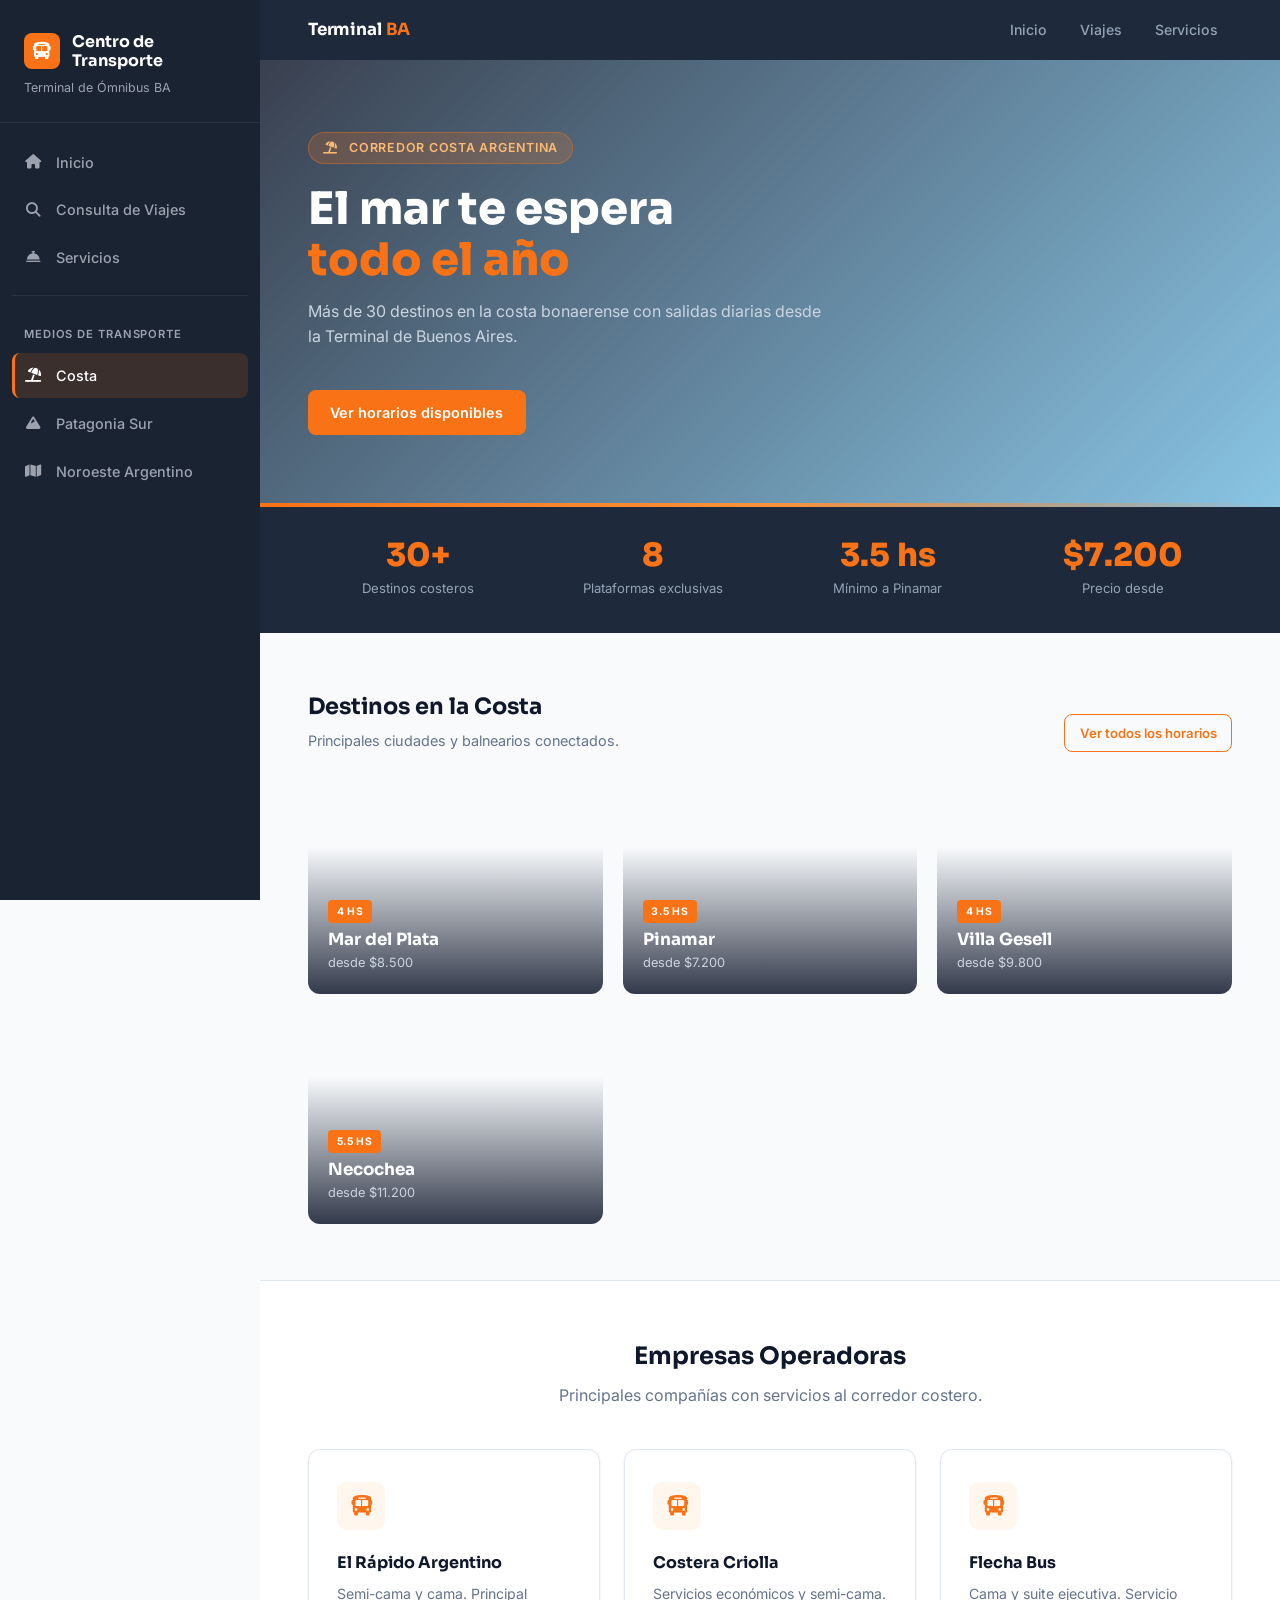
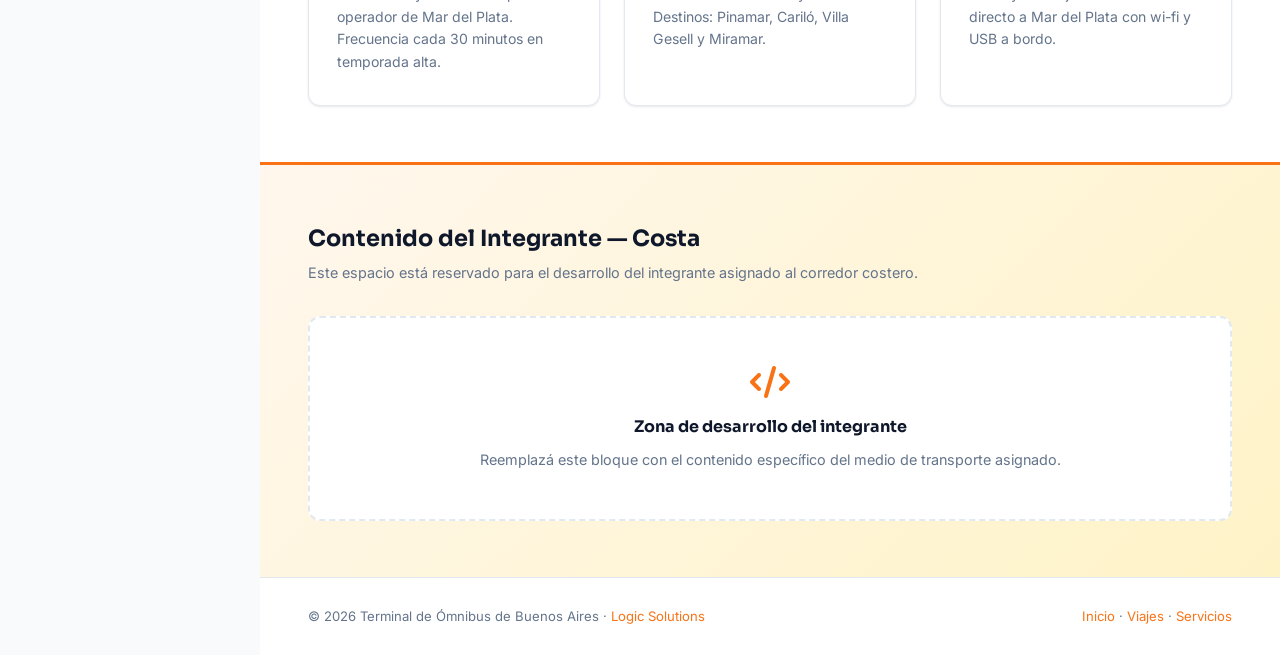
<file: transportes/costa.html>
<!DOCTYPE html>
<html lang="es">
<head>
    <meta charset="UTF-8">
    <meta name="viewport" content="width=device-width, initial-scale=1.0">
    <title>Costa Atlántica | Terminal de Ómnibus BA</title>
    <link rel="stylesheet" href="../styles/styles.css">
    <link rel="stylesheet" href="https://cdnjs.cloudflare.com/ajax/libs/font-awesome/6.4.0/css/all.min.css">
</head>
<body>
<div class="app-container">
    <aside class="sidebar">
        <div class="sidebar-header">
            <div class="sidebar-logo">
                <div class="sidebar-logo-icon"><i class="fa-solid fa-bus"></i></div>
                <h2>Centro de Transporte</h2>
            </div>
            <p>Terminal de Ómnibus BA</p>
        </div>
        <nav class="sidebar-nav">
            <a href="../index.html"><i class="fa-solid fa-house"></i> Inicio</a>
            <a href="../viajes.html"><i class="fa-solid fa-magnifying-glass"></i> Consulta de Viajes</a>
            <a href="../servicios.html"><i class="fa-solid fa-bell-concierge"></i> Servicios</a>
            <hr>
            <span class="nav-section-label">Medios de Transporte</span>
            <a href="costa.html" class="active"><i class="fa-solid fa-umbrella-beach"></i> Costa</a>
            <a href="sur.html"><i class="fa-solid fa-mountain"></i> Patagonia Sur</a>
            <a href="noroeste.html"><i class="fa-solid fa-map"></i> Noroeste Argentino</a>
        </nav>
    </aside>

    <main class="main-content">
        <header class="topbar">
            <div class="topbar-brand"><h1>Terminal <span>BA</span></h1></div>
            <nav class="top-nav">
                <a href="../index.html">Inicio</a>
                <a href="../viajes.html">Viajes</a>
                <a href="../servicios.html">Servicios</a>
            </nav>
        </header>

        <section class="hero-section" style="background-image: linear-gradient(135deg, rgba(15,23,42,0.82) 0%, rgba(2,132,199,0.45) 100%), url('https://images.unsplash.com/photo-1507525428034-b723cf961d3e?auto=format&fit=crop&w=1400&q=80');">
            <div class="hero-overlay">
                <div class="hero-eyebrow"><i class="fa-solid fa-umbrella-beach"></i> &nbsp;Corredor Costa Argentina</div>
                <h2>El mar te espera<br><em>todo el año</em></h2>
                <p>Más de 30 destinos en la costa bonaerense con salidas diarias desde la Terminal de Buenos Aires.</p>
                <a href="../viajes.html?destino=Mar del Plata" class="btn btn-primary">Ver horarios disponibles</a>
            </div>
        </section>

        <div class="stats-bar">
            <div class="stat-item"><strong>30+</strong><span>Destinos costeros</span></div>
            <div class="stat-item"><strong>8</strong><span>Plataformas exclusivas</span></div>
            <div class="stat-item"><strong>3.5 hs</strong><span>Mínimo a Pinamar</span></div>
            <div class="stat-item"><strong>$7.200</strong><span>Precio desde</span></div>
        </div>

        <section class="section">
            <div class="section-header">
                <div><h3>Destinos en la Costa</h3><p>Principales ciudades y balnearios conectados.</p></div>
                <a href="../viajes.html?corredor=costa" class="btn btn-outline btn-sm">Ver todos los horarios</a>
            </div>
            <div class="cards-grid">
                <a href="../viajes.html?destino=Mar del Plata" class="destino-card" style="background-image:url('https://images.unsplash.com/photo-1507525428034-b723cf961d3e?auto=format&fit=crop&w=600&q=80')">
                    <div class="destino-card-body"><span class="destino-card-badge">4 hs</span><h4>Mar del Plata</h4><p>desde $8.500</p></div>
                </a>
                <a href="../viajes.html?destino=Pinamar" class="destino-card" style="background-image:url('https://images.unsplash.com/photo-1596895111956-bf1cf0599ce5?auto=format&fit=crop&w=600&q=80')">
                    <div class="destino-card-body"><span class="destino-card-badge">3.5 hs</span><h4>Pinamar</h4><p>desde $7.200</p></div>
                </a>
                <a href="../viajes.html?destino=Villa Gesell" class="destino-card" style="background-image:url('https://images.unsplash.com/photo-1540206395-68808572332f?auto=format&fit=crop&w=600&q=80')">
                    <div class="destino-card-body"><span class="destino-card-badge">4 hs</span><h4>Villa Gesell</h4><p>desde $9.800</p></div>
                </a>
                <a href="../viajes.html?destino=Necochea" class="destino-card" style="background-image:url('https://images.unsplash.com/photo-1519046904884-53103b34b206?auto=format&fit=crop&w=600&q=80')">
                    <div class="destino-card-body"><span class="destino-card-badge">5.5 hs</span><h4>Necochea</h4><p>desde $11.200</p></div>
                </a>
            </div>
        </section>

        <section class="section" style="background:var(--bg-white); border-top:1px solid var(--border-color);">
            <div class="text-center"><h3>Empresas Operadoras</h3><p>Principales compañías con servicios al corredor costero.</p></div>
            <div class="servicios-grid">
                <div class="servicio-card"><div class="icon-circle"><i class="fa-solid fa-bus"></i></div><h4>El Rápido Argentino</h4><p>Semi-cama y cama. Principal operador de Mar del Plata. Frecuencia cada 30 minutos en temporada alta.</p></div>
                <div class="servicio-card"><div class="icon-circle"><i class="fa-solid fa-bus"></i></div><h4>Costera Criolla</h4><p>Servicios económicos y semi-cama. Destinos: Pinamar, Cariló, Villa Gesell y Miramar.</p></div>
                <div class="servicio-card"><div class="icon-circle"><i class="fa-solid fa-bus"></i></div><h4>Flecha Bus</h4><p>Cama y suite ejecutiva. Servicio directo a Mar del Plata con wi-fi y USB a bordo.</p></div>
            </div>
        </section>

        <!-- AVISO: slot para contenido del integrante -->
        <section class="section" style="background: linear-gradient(135deg, #fff7ed, #fef3c7); border-top:3px solid var(--orange-brand);">
            <div class="section-header">
                <div>
                    <h3>Contenido del Integrante — Costa</h3>
                    <p>Este espacio está reservado para el desarrollo del integrante asignado al corredor costero.</p>
                </div>
            </div>
            <div style="background:white; border-radius:var(--radius); padding:3rem; text-align:center; border:2px dashed var(--border-color);">
                <i class="fa-solid fa-code" style="font-size:2rem; color:var(--orange-brand); margin-bottom:1rem; display:block;"></i>
                <h4 style="font-family:'Sora',sans-serif; margin-bottom:0.5rem;">Zona de desarrollo del integrante</h4>
                <p style="color:var(--text-gray); font-size:0.9rem;">Reemplazá este bloque con el contenido específico del medio de transporte asignado.</p>
            </div>
        </section>

        <footer>
            <span>© 2026 Terminal de Ómnibus de Buenos Aires · <a href="#">Logic Solutions</a></span>
            <span><a href="../index.html">Inicio</a> · <a href="../viajes.html">Viajes</a> · <a href="../servicios.html">Servicios</a></span>
        </footer>
    </main>
</div>
</body>
</html>
</file>
<file: styles/styles.css>
/* =========================================
   VARIABLES Y RESETEO
   ========================================= */
@import url('https://fonts.googleapis.com/css2?family=Inter:wght@400;500;600;700&family=Sora:wght@700;800&display=swap');

:root {
    --sidebar-bg: #1a2332;
    --sidebar-text: #9ca3af;
    --topbar-bg: #1e293b;
    --orange-brand: #f97316;
    --orange-hover: #ea580c;
    --orange-light: #fff7ed;
    --bg-light: #f8fafc;
    --bg-white: #ffffff;
    --text-dark: #0f172a;
    --text-mid: #334155;
    --text-gray: #64748b;
    --border-color: #e2e8f0;
    --shadow-sm: 0 1px 3px rgba(0,0,0,0.06), 0 1px 2px rgba(0,0,0,0.04);
    --shadow-md: 0 4px 16px rgba(0,0,0,0.08);
    --shadow-lg: 0 10px 40px rgba(0,0,0,0.12);
    --radius: 12px;
    --sidebar-width: 260px;
}

* { margin: 0; padding: 0; box-sizing: border-box; }

body {
    background-color: var(--bg-light);
    color: var(--text-dark);
    font-family: 'Inter', system-ui, sans-serif;
    line-height: 1.6;
}

/* =========================================
   LAYOUT PRINCIPAL
   ========================================= */
.app-container {
    display: flex;
    min-height: 100vh;
}

/* ---- SIDEBAR ---- */
.sidebar {
    width: var(--sidebar-width);
    background-color: var(--sidebar-bg);
    color: white;
    display: flex;
    flex-direction: column;
    position: fixed;
    height: 100vh;
    overflow-y: auto;
    z-index: 100;
}

.sidebar-header {
    padding: 2rem 1.5rem 1.5rem;
    border-bottom: 1px solid rgba(255,255,255,0.07);
}

.sidebar-logo {
    display: flex;
    align-items: center;
    gap: 0.75rem;
    margin-bottom: 0.5rem;
}

.sidebar-logo-icon {
    width: 36px;
    height: 36px;
    background: var(--orange-brand);
    border-radius: 8px;
    display: flex;
    align-items: center;
    justify-content: center;
    font-size: 1.1rem;
    flex-shrink: 0;
}

.sidebar-header h2 {
    font-family: 'Sora', sans-serif;
    font-size: 1rem;
    font-weight: 700;
    line-height: 1.2;
}

.sidebar-header p {
    color: var(--sidebar-text);
    font-size: 0.78rem;
    margin-top: 0.25rem;
}

.sidebar-nav {
    display: flex;
    flex-direction: column;
    flex-grow: 1;
    padding: 1rem 0.75rem;
    gap: 0.15rem;
}

.nav-section-label {
    color: var(--sidebar-text);
    font-size: 0.7rem;
    font-weight: 600;
    letter-spacing: 0.08em;
    text-transform: uppercase;
    padding: 1rem 0.75rem 0.4rem;
}

.sidebar-nav hr {
    border: 0;
    border-top: 1px solid rgba(255,255,255,0.07);
    margin: 0.75rem 0;
}

.sidebar-nav a {
    color: var(--sidebar-text);
    text-decoration: none;
    padding: 0.7rem 0.75rem;
    border-radius: 8px;
    display: flex;
    align-items: center;
    gap: 0.85rem;
    font-size: 0.9rem;
    font-weight: 500;
    transition: background 0.2s, color 0.2s;
    position: relative;
}

.sidebar-nav a i { width: 18px; text-align: center; font-size: 0.9rem; }

.sidebar-nav a:hover {
    background-color: rgba(255,255,255,0.06);
    color: white;
}

.sidebar-nav a.active {
    background-color: rgba(249,115,22,0.15);
    color: white;
    border-left: 3px solid var(--orange-brand);
    padding-left: calc(0.75rem - 3px);
}

/* ---- MAIN CONTENT ---- */
.main-content {
    flex-grow: 1;
    margin-left: var(--sidebar-width);
    display: flex;
    flex-direction: column;
    min-height: 100vh;
}

/* ---- TOPBAR ---- */
.topbar {
    background-color: var(--topbar-bg);
    color: white;
    padding: 0 3rem;
    height: 60px;
    display: flex;
    justify-content: space-between;
    align-items: center;
    position: sticky;
    top: 0;
    z-index: 90;
}

.topbar-brand h1 {
    font-family: 'Sora', sans-serif;
    font-size: 1.05rem;
    font-weight: 700;
    letter-spacing: -0.01em;
}

.topbar-brand span {
    color: var(--orange-brand);
}

.top-nav {
    display: flex;
    gap: 0.25rem;
}

.top-nav a {
    color: #94a3b8;
    text-decoration: none;
    font-size: 0.88rem;
    font-weight: 500;
    padding: 0.4rem 0.9rem;
    border-radius: 6px;
    transition: color 0.2s, background 0.2s;
}

.top-nav a:hover { color: white; background: rgba(255,255,255,0.06); }

.top-nav a.active {
    color: white;
    background: rgba(249,115,22,0.2);
}

/* ---- BOTONES ---- */
.btn {
    display: inline-flex;
    align-items: center;
    gap: 0.5rem;
    padding: 0.7rem 1.4rem;
    border-radius: 8px;
    font-size: 0.9rem;
    font-weight: 600;
    cursor: pointer;
    border: none;
    transition: all 0.2s;
    text-decoration: none;
    white-space: nowrap;
}

.btn-primary { background-color: var(--orange-brand); color: white; }
.btn-primary:hover { background-color: var(--orange-hover); transform: translateY(-1px); }

.btn-outline {
    border: 1.5px solid var(--orange-brand);
    color: var(--orange-brand);
    background: transparent;
}
.btn-outline:hover { background: var(--orange-light); }

.btn-ghost { background: rgba(255,255,255,0.12); color: white; }
.btn-ghost:hover { background: rgba(255,255,255,0.2); }

.btn-sm { padding: 0.45rem 0.9rem; font-size: 0.82rem; }

/* =========================================
   HERO SECTION
   ========================================= */
.hero-section {
    background: linear-gradient(135deg, rgba(15,23,42,0.88) 0%, rgba(30,41,59,0.75) 100%),
                url('https://images.unsplash.com/photo-1544620347-c4fd4a3d5957?auto=format&fit=crop&w=1400&q=80') center/cover no-repeat;
    padding: 4.5rem 3rem;
    color: white;
    position: relative;
    overflow: hidden;
}

.hero-section::after {
    content: '';
    position: absolute;
    bottom: 0; left: 0; right: 0;
    height: 4px;
    background: linear-gradient(90deg, var(--orange-brand), #fb923c, transparent);
}

.hero-eyebrow {
    display: inline-flex;
    align-items: center;
    gap: 0.5rem;
    background: rgba(249,115,22,0.2);
    border: 1px solid rgba(249,115,22,0.4);
    color: #fdba74;
    font-size: 0.78rem;
    font-weight: 600;
    letter-spacing: 0.06em;
    text-transform: uppercase;
    padding: 0.3rem 0.85rem;
    border-radius: 20px;
    margin-bottom: 1.25rem;
}

.hero-overlay h2 {
    font-family: 'Sora', sans-serif;
    font-size: clamp(1.8rem, 3.5vw, 2.8rem);
    font-weight: 800;
    line-height: 1.15;
    margin-bottom: 0.75rem;
    max-width: 600px;
}

.hero-overlay h2 em {
    font-style: normal;
    color: var(--orange-brand);
}

.hero-overlay > p {
    color: #cbd5e1;
    max-width: 520px;
    margin-bottom: 2.5rem;
    font-size: 1rem;
}

/* BUSCADOR */
.search-box {
    background: white;
    padding: 1.5rem 1.75rem;
    border-radius: var(--radius);
    box-shadow: var(--shadow-lg);
    color: var(--text-dark);
    max-width: 780px;
}

.search-box-title {
    font-size: 0.82rem;
    font-weight: 700;
    color: var(--text-gray);
    letter-spacing: 0.04em;
    text-transform: uppercase;
    margin-bottom: 1rem;
}

#form-busqueda {
    display: grid;
    grid-template-columns: 1fr 1fr auto auto;
    gap: 1rem;
    align-items: flex-end;
}

.input-group {
    display: flex;
    flex-direction: column;
    gap: 0.4rem;
}

.input-group label {
    font-size: 0.78rem;
    font-weight: 600;
    color: var(--text-gray);
    letter-spacing: 0.02em;
}

.input-group input, .input-group select {
    padding: 0.65rem 0.9rem;
    border: 1.5px solid var(--border-color);
    border-radius: 8px;
    font-size: 0.9rem;
    font-family: 'Inter', sans-serif;
    color: var(--text-dark);
    background: var(--bg-light);
    transition: border-color 0.2s, box-shadow 0.2s;
    width: 100%;
}

.input-group input:focus, .input-group select:focus {
    outline: none;
    border-color: var(--orange-brand);
    box-shadow: 0 0 0 3px rgba(249,115,22,0.12);
    background: white;
}

/* =========================================
   SECCIONES COMUNES
   ========================================= */
.section {
    padding: 3.5rem 3rem;
}

.section-sm { padding: 2rem 3rem; }

.section-header {
    display: flex;
    justify-content: space-between;
    align-items: flex-end;
    margin-bottom: 2rem;
}

.section-header h3 {
    font-family: 'Sora', sans-serif;
    font-size: 1.4rem;
    font-weight: 700;
    color: var(--text-dark);
    margin-bottom: 0.25rem;
}

.section-header p { color: var(--text-gray); font-size: 0.9rem; }

.text-center {
    text-align: center;
    margin-bottom: 2.5rem;
}

.text-center h3 {
    font-family: 'Sora', sans-serif;
    font-size: 1.5rem;
    font-weight: 700;
    margin-bottom: 0.5rem;
}

.text-center p { color: var(--text-gray); max-width: 500px; margin: 0 auto; }

/* =========================================
   CARDS DE DESTINOS / RUTAS
   ========================================= */
.cards-grid {
    display: grid;
    grid-template-columns: repeat(auto-fit, minmax(220px, 1fr));
    gap: 1.25rem;
}

.destino-card {
    height: 210px;
    border-radius: var(--radius);
    background-size: cover;
    background-position: center;
    position: relative;
    text-decoration: none;
    color: white;
    overflow: hidden;
    display: flex;
    align-items: flex-end;
    transition: transform 0.25s, box-shadow 0.25s;
}

.destino-card:hover {
    transform: translateY(-4px);
    box-shadow: var(--shadow-lg);
}

.destino-card::before {
    content: '';
    position: absolute;
    inset: 0;
    background: linear-gradient(transparent 30%, rgba(15,23,42,0.85) 100%);
}

.destino-card-body {
    position: relative;
    z-index: 1;
    padding: 1.25rem;
    width: 100%;
}

.destino-card-badge {
    display: inline-block;
    background: var(--orange-brand);
    color: white;
    font-size: 0.65rem;
    font-weight: 700;
    letter-spacing: 0.06em;
    text-transform: uppercase;
    padding: 0.2rem 0.55rem;
    border-radius: 4px;
    margin-bottom: 0.4rem;
}

.destino-card-body h4 {
    font-family: 'Sora', sans-serif;
    font-size: 1.05rem;
    font-weight: 700;
    line-height: 1.2;
    margin-bottom: 0.2rem;
}

.destino-card-body p {
    font-size: 0.8rem;
    color: #cbd5e1;
}

/* =========================================
   RECURSOS DEL PROYECTO
   ========================================= */
.recursos-section {
    background: var(--bg-white);
    border-top: 1px solid var(--border-color);
    border-bottom: 1px solid var(--border-color);
}

.recursos-grid {
    display: grid;
    grid-template-columns: repeat(auto-fit, minmax(200px, 1fr));
    gap: 1rem;
}

.recurso-link {
    display: flex;
    align-items: center;
    gap: 0.75rem;
    padding: 1rem 1.25rem;
    background: var(--bg-light);
    border: 1.5px solid var(--border-color);
    border-radius: var(--radius);
    text-decoration: none;
    color: var(--text-mid);
    font-size: 0.88rem;
    font-weight: 600;
    transition: all 0.2s;
}

.recurso-link:hover {
    border-color: var(--orange-brand);
    color: var(--orange-brand);
    background: var(--orange-light);
}

.recurso-link i { font-size: 1rem; color: var(--orange-brand); width: 20px; }

/* =========================================
   SERVICIOS
   ========================================= */
.servicios-grid {
    display: grid;
    grid-template-columns: repeat(3, 1fr);
    gap: 1.5rem;
}

.servicio-card {
    background: var(--bg-white);
    padding: 2rem 1.75rem;
    border-radius: var(--radius);
    border: 1px solid var(--border-color);
    box-shadow: var(--shadow-sm);
    transition: box-shadow 0.2s, transform 0.2s;
}

.servicio-card:hover {
    box-shadow: var(--shadow-md);
    transform: translateY(-2px);
}

.icon-circle {
    width: 48px;
    height: 48px;
    background: var(--orange-light);
    border-radius: 10px;
    display: flex;
    align-items: center;
    justify-content: center;
    font-size: 1.3rem;
    color: var(--orange-brand);
    margin-bottom: 1.25rem;
}

.servicio-card h4 {
    font-family: 'Sora', sans-serif;
    font-size: 1rem;
    font-weight: 700;
    margin-bottom: 0.5rem;
}

.servicio-card p {
    font-size: 0.88rem;
    color: var(--text-gray);
    line-height: 1.6;
}

/* =========================================
   STATS / NÚMEROS
   ========================================= */
.stats-bar {
    background: var(--topbar-bg);
    color: white;
    padding: 2rem 3rem;
    display: grid;
    grid-template-columns: repeat(4, 1fr);
    gap: 1rem;
    text-align: center;
}

.stat-item strong {
    display: block;
    font-family: 'Sora', sans-serif;
    font-size: 2rem;
    font-weight: 800;
    color: var(--orange-brand);
    line-height: 1;
    margin-bottom: 0.25rem;
}

.stat-item span { font-size: 0.82rem; color: #94a3b8; }

/* =========================================
   TABLA DE VIAJES
   ========================================= */
.tabla-wrapper {
    background: var(--bg-white);
    border-radius: var(--radius);
    border: 1px solid var(--border-color);
    overflow: hidden;
    box-shadow: var(--shadow-sm);
}

table {
    width: 100%;
    border-collapse: collapse;
}

thead {
    background: var(--topbar-bg);
    color: white;
}

thead th {
    padding: 0.9rem 1.25rem;
    text-align: left;
    font-size: 0.78rem;
    font-weight: 600;
    letter-spacing: 0.04em;
    text-transform: uppercase;
}

tbody tr {
    border-bottom: 1px solid var(--border-color);
    transition: background 0.15s;
}

tbody tr:last-child { border-bottom: none; }
tbody tr:hover { background: var(--bg-light); }

tbody td {
    padding: 1rem 1.25rem;
    font-size: 0.9rem;
    color: var(--text-mid);
    vertical-align: middle;
}

.badge-estado {
    display: inline-flex;
    align-items: center;
    gap: 0.35rem;
    padding: 0.25rem 0.65rem;
    border-radius: 20px;
    font-size: 0.75rem;
    font-weight: 600;
}

.badge-puntual { background: #dcfce7; color: #15803d; }
.badge-demorado { background: #fef9c3; color: #a16207; }
.badge-cancelado { background: #fee2e2; color: #b91c1c; }

.hora-salida { font-weight: 700; color: var(--text-dark); font-size: 1rem; }
.plataforma-num {
    display: inline-flex;
    align-items: center;
    justify-content: center;
    width: 28px; height: 28px;
    background: var(--orange-brand);
    color: white;
    border-radius: 6px;
    font-size: 0.8rem;
    font-weight: 700;
}

/* =========================================
   FILTROS DE BÚSQUEDA (viajes.html)
   ========================================= */
.filtros-bar {
    background: var(--bg-white);
    border-bottom: 1px solid var(--border-color);
    padding: 1.25rem 3rem;
    display: flex;
    gap: 1rem;
    align-items: flex-end;
    flex-wrap: wrap;
}

.filtros-bar .input-group { min-width: 150px; }

/* =========================================
   SERVICIOS DETALLADOS (servicios.html)
   ========================================= */
.servicio-detalle {
    display: grid;
    grid-template-columns: 1fr 1fr;
    gap: 1.5rem;
    margin-bottom: 3rem;
}

.servicio-detalle-card {
    background: var(--bg-white);
    border-radius: var(--radius);
    border: 1px solid var(--border-color);
    overflow: hidden;
}

.servicio-detalle-header {
    background: var(--topbar-bg);
    color: white;
    padding: 1.25rem 1.75rem;
    display: flex;
    align-items: center;
    gap: 1rem;
}

.servicio-detalle-header i {
    font-size: 1.3rem;
    color: var(--orange-brand);
}

.servicio-detalle-header h4 {
    font-family: 'Sora', sans-serif;
    font-size: 1rem;
    font-weight: 700;
}

.servicio-detalle-body { padding: 1.5rem 1.75rem; }

.servicio-lista {
    list-style: none;
    display: flex;
    flex-direction: column;
    gap: 0.75rem;
}

.servicio-lista li {
    display: flex;
    align-items: flex-start;
    gap: 0.75rem;
    font-size: 0.9rem;
    color: var(--text-mid);
}

.servicio-lista li::before {
    content: '';
    width: 6px; height: 6px;
    background: var(--orange-brand);
    border-radius: 50%;
    margin-top: 0.45rem;
    flex-shrink: 0;
}

.horario-grid {
    display: grid;
    grid-template-columns: 1fr 1fr;
    gap: 0.5rem;
}

.horario-item {
    display: flex;
    justify-content: space-between;
    align-items: center;
    padding: 0.6rem 0.9rem;
    background: var(--bg-light);
    border-radius: 8px;
    font-size: 0.85rem;
}

.horario-item span:first-child { color: var(--text-gray); font-weight: 500; }
.horario-item span:last-child { font-weight: 700; color: var(--text-dark); }

/* Mapa placeholder */
.mapa-placeholder {
    background: linear-gradient(135deg, #f1f5f9, #e2e8f0);
    border-radius: var(--radius);
    height: 280px;
    display: flex;
    flex-direction: column;
    align-items: center;
    justify-content: center;
    gap: 0.75rem;
    color: var(--text-gray);
    border: 1px solid var(--border-color);
    position: relative;
    overflow: hidden;
}

.mapa-placeholder i { font-size: 2.5rem; color: var(--orange-brand); }
.mapa-placeholder p { font-size: 0.9rem; font-weight: 500; }

/* Plataformas grid */
.plataformas-grid {
    display: grid;
    grid-template-columns: repeat(auto-fill, minmax(160px, 1fr));
    gap: 1rem;
}

.plataforma-card {
    background: var(--bg-white);
    border: 1.5px solid var(--border-color);
    border-radius: var(--radius);
    padding: 1.25rem;
    text-align: center;
    transition: border-color 0.2s;
}

.plataforma-card:hover { border-color: var(--orange-brand); }

.plataforma-numero {
    display: inline-flex;
    align-items: center;
    justify-content: center;
    width: 44px; height: 44px;
    background: var(--orange-brand);
    color: white;
    border-radius: 10px;
    font-family: 'Sora', sans-serif;
    font-size: 1.2rem;
    font-weight: 800;
    margin-bottom: 0.75rem;
}

.plataforma-card h5 { font-size: 0.88rem; font-weight: 700; margin-bottom: 0.25rem; }
.plataforma-card p { font-size: 0.78rem; color: var(--text-gray); }

/* =========================================
   ALERT / AVISO
   ========================================= */
.aviso-bar {
    background: #fffbeb;
    border-top: 3px solid #f59e0b;
    border-bottom: 1px solid #fde68a;
    padding: 0.85rem 3rem;
    display: flex;
    align-items: center;
    gap: 0.75rem;
    font-size: 0.88rem;
    color: #92400e;
}

.aviso-bar i { color: #f59e0b; }

/* =========================================
   EMPTY STATE
   ========================================= */
.empty-state {
    text-align: center;
    padding: 4rem 2rem;
    color: var(--text-gray);
}

.empty-state i { font-size: 2.5rem; margin-bottom: 1rem; color: #cbd5e1; }
.empty-state h4 { font-size: 1.1rem; font-weight: 600; margin-bottom: 0.5rem; color: var(--text-mid); }
.empty-state p { font-size: 0.9rem; }

/* =========================================
   FOOTER
   ========================================= */
footer {
    margin-top: auto;
    padding: 1.75rem 3rem;
    border-top: 1px solid var(--border-color);
    display: flex;
    justify-content: space-between;
    align-items: center;
    font-size: 0.82rem;
    color: var(--text-gray);
    background: var(--bg-white);
}

footer a { color: var(--orange-brand); text-decoration: none; }

/* =========================================
   RESPONSIVE
   ========================================= */
@media (max-width: 900px) {
    .sidebar { display: none; }
    .main-content { margin-left: 0; }
    .topbar { padding: 0 1.5rem; }
    .section, .servicios-grid, #form-busqueda { padding: 2rem 1.5rem; }
    .servicios-grid { grid-template-columns: 1fr; }
    .stats-bar { grid-template-columns: repeat(2, 1fr); }
    #form-busqueda { grid-template-columns: 1fr; }
    .hero-section { padding: 2.5rem 1.5rem; }
    .filtros-bar { padding: 1rem 1.5rem; }
    .servicio-detalle { grid-template-columns: 1fr; }
}
</file>
